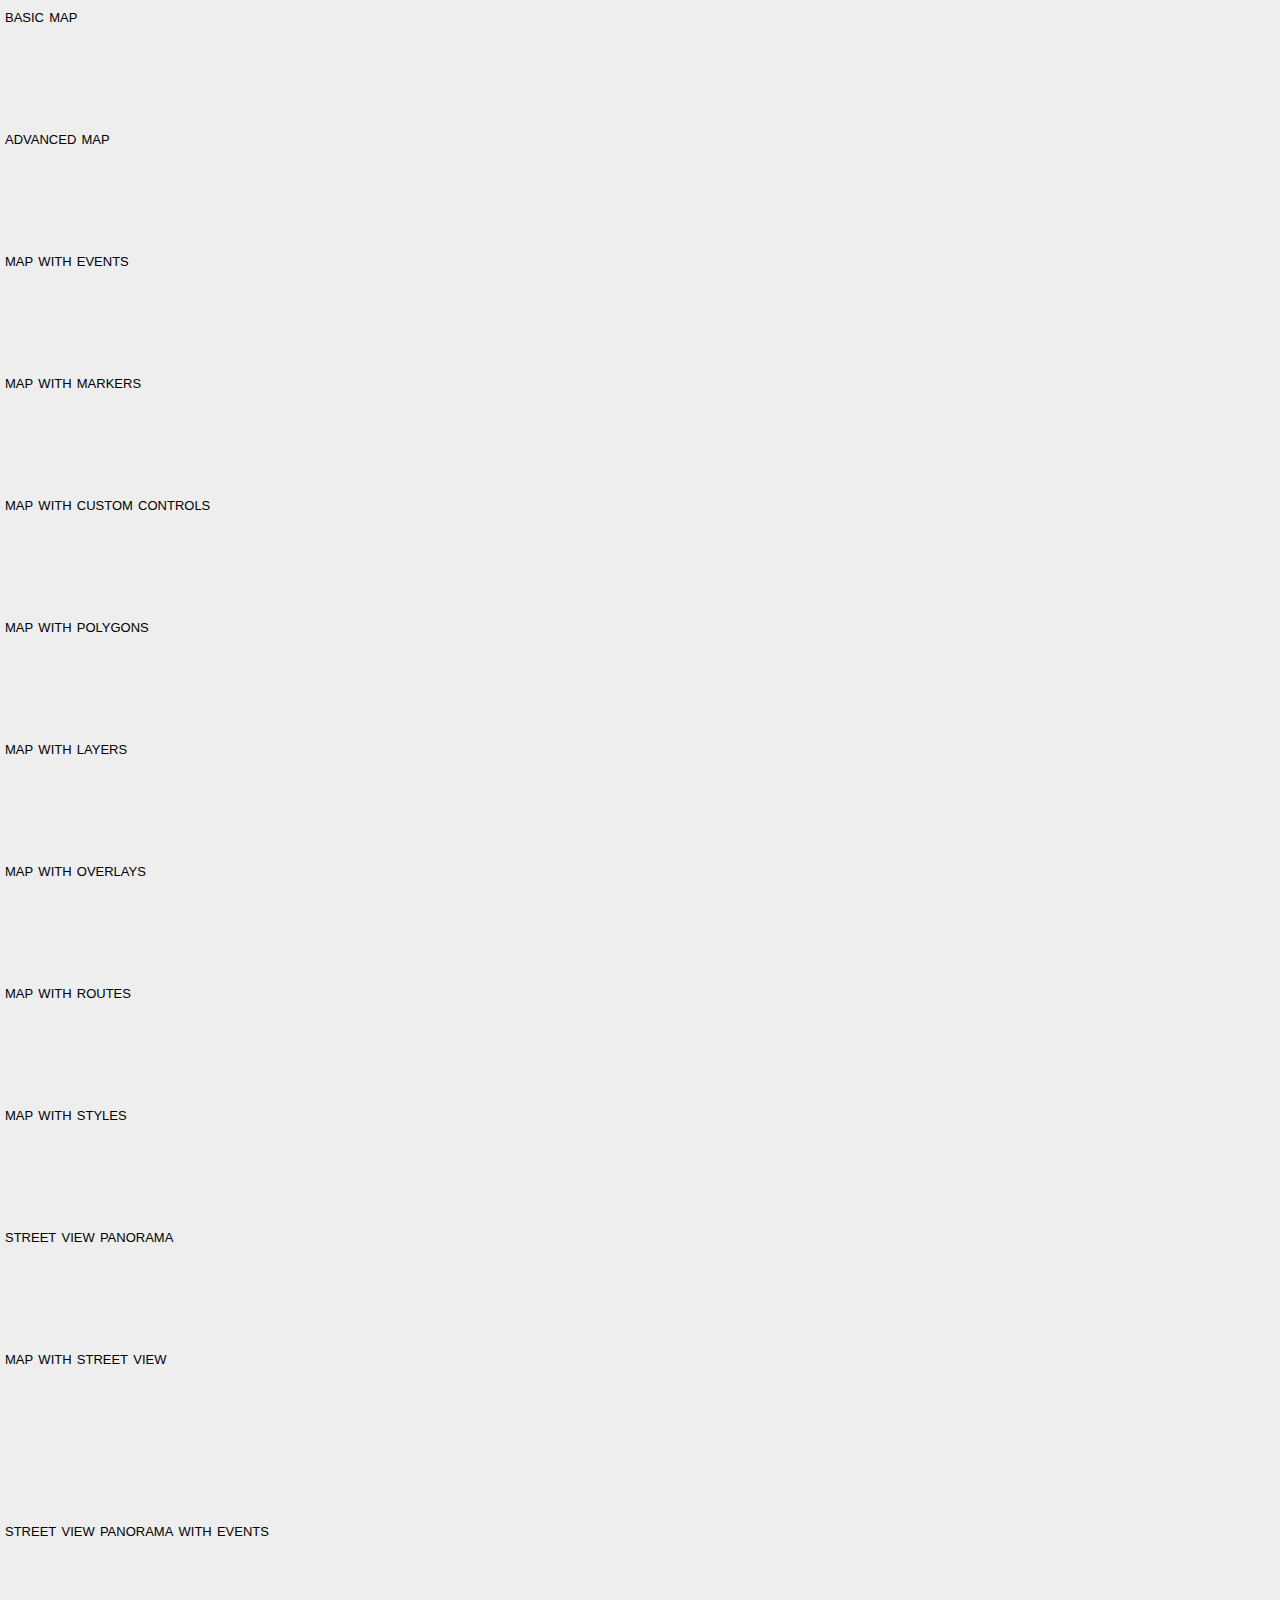
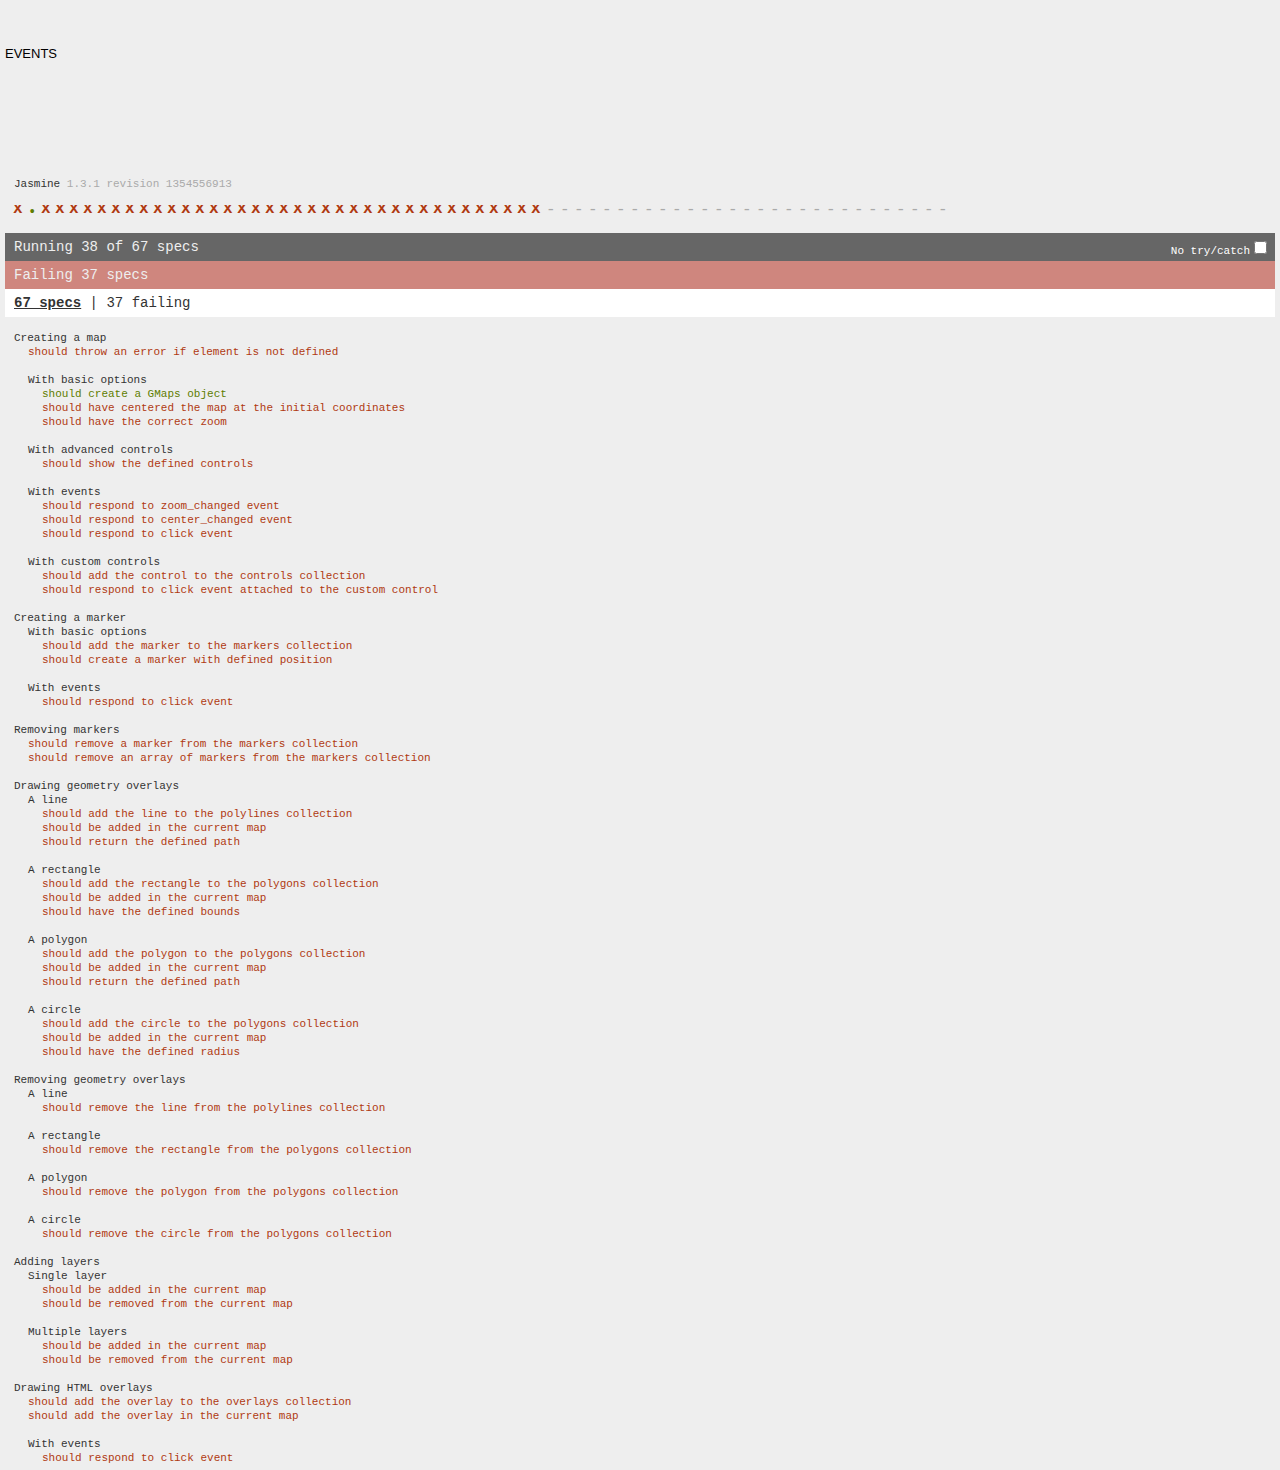
<file: lib/js/gmaps/test/index.html>
<!DOCTYPE html>
<html>
<head>
  <title>gmaps.js test</title>
  <link rel="stylesheet" type="text/css" href="lib/jasmine.css" />
  <link rel="stylesheet" href="style.css" />
  <script type="text/javascript" src="lib/jasmine.js"></script>
  <script type="text/javascript" src="lib/jasmine-html.js"></script>

  <script type="text/javascript" src="http://maps.google.com/maps/api/js?sensor=true"></script>
  <script type="text/javascript" src="../gmaps.js"></script>

  <script type="text/javascript" src="spec/MapSpec.js"></script>
  <script type="text/javascript" src="spec/MarkerSpec.js"></script>
  <script type="text/javascript" src="spec/GeometrySpec.js"></script>
  <script type="text/javascript" src="spec/LayerSpec.js"></script>
  <script type="text/javascript" src="spec/OverlaySpec.js"></script>
  <script type="text/javascript" src="spec/RouteSpec.js"></script>
  <script type="text/javascript" src="spec/StyleSpec.js"></script>
  <script type="text/javascript" src="spec/StreetViewSpec.js"></script>
  <script type="text/javascript" src="spec/EventSpec.js"></script>
  <script type="text/javascript" src="spec/ControlSpec.js"></script>

  <script type="text/javascript">
    (function() {
      var jasmineEnv = jasmine.getEnv();
      jasmineEnv.updateInterval = 1000;

      var htmlReporter = new jasmine.HtmlReporter();

      jasmineEnv.addReporter(htmlReporter);

      jasmineEnv.specFilter = function(spec) {
        return htmlReporter.specFilter(spec);
      };

      var currentWindowOnload = window.onload;

      window.onload = function() {
        if (currentWindowOnload) {
          currentWindowOnload();
        }

        execJasmine();
      };

      function execJasmine() {
        jasmineEnv.execute();
      }

    })();
  </script>
</head>
<body>
  <h3>Basic map</h3>
  <div class="map" id="basic-map"></div>
  <h3>Advanced map</h3>
  <div class="map" id="advanced-map"></div>
  <h3>Map with events</h3>
  <div class="map" id="map-with-events"></div>
  <h3>Map with markers</h3>
  <div class="map" id="map-with-markers"></div>
  <h3>Map with custom controls</h3>
  <div class="map" id="map-with-custom-controls"></div>
  <h3>Map with polygons</h3>
  <div class="map" id="map-with-polygons"></div>
  <h3>Map with layers</h3>
  <div class="map" id="map-with-layers"></div>
  <h3>Map with overlays</h3>
  <div class="map" id="map-with-overlays"></div>
  <h3>Map with routes</h3>
  <div class="map" id="map-with-routes"></div>
  <h3>Map with styles</h3>
  <div class="map" id="map-with-styles"></div>
  <h3>Street View Panorama</h3>
  <div class="panorama" id="streetview-standalone-panorama"></div>
  <h3>Map with Street View</h3>
  <div class="with-columns">
    <div class="map" id="map-with-streetview"></div>
    <div class="panorama" id="streetview-panorama"></div>
  </div>
  <h3>Street View Panorama with events</h3>
  <div class="panorama" id="streetview-with-events"></div>
  <h3>Events</h3>
  <div class="map" id="events"></div>
</body>
</html>
</file>
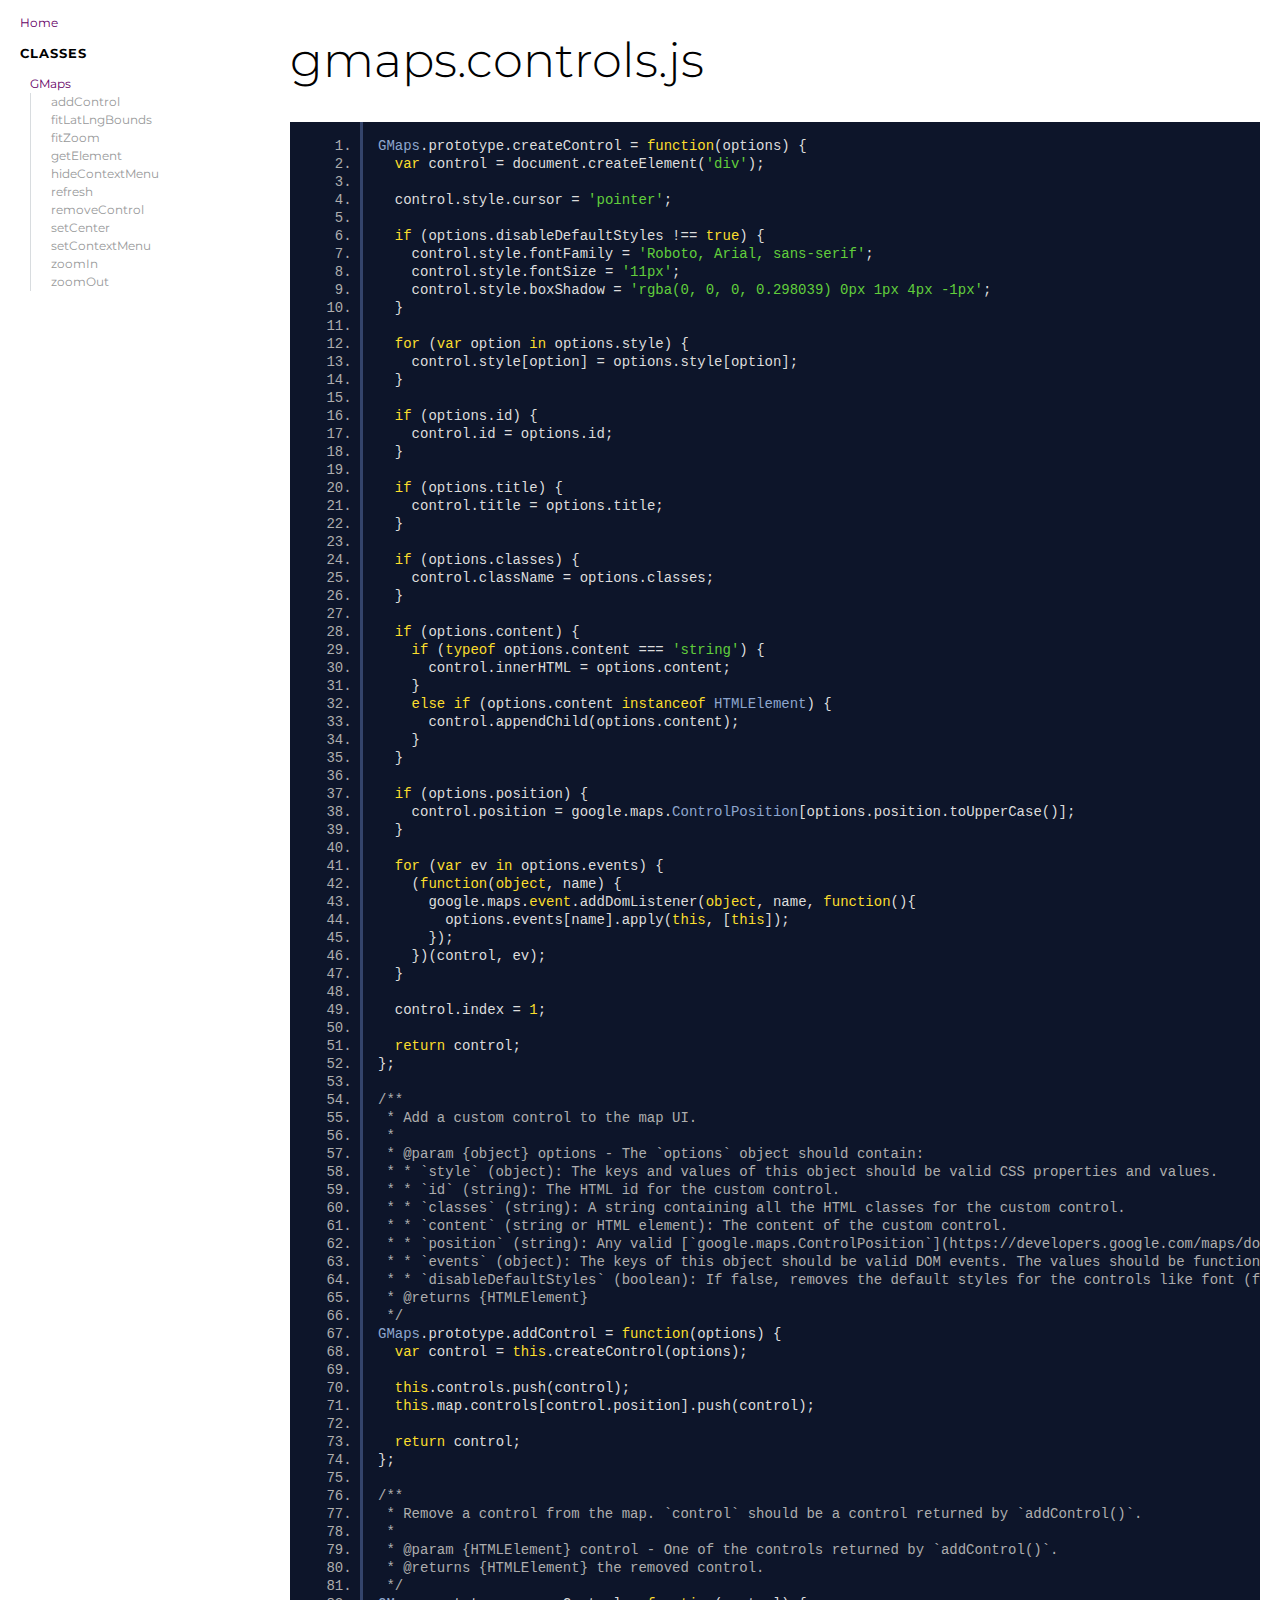
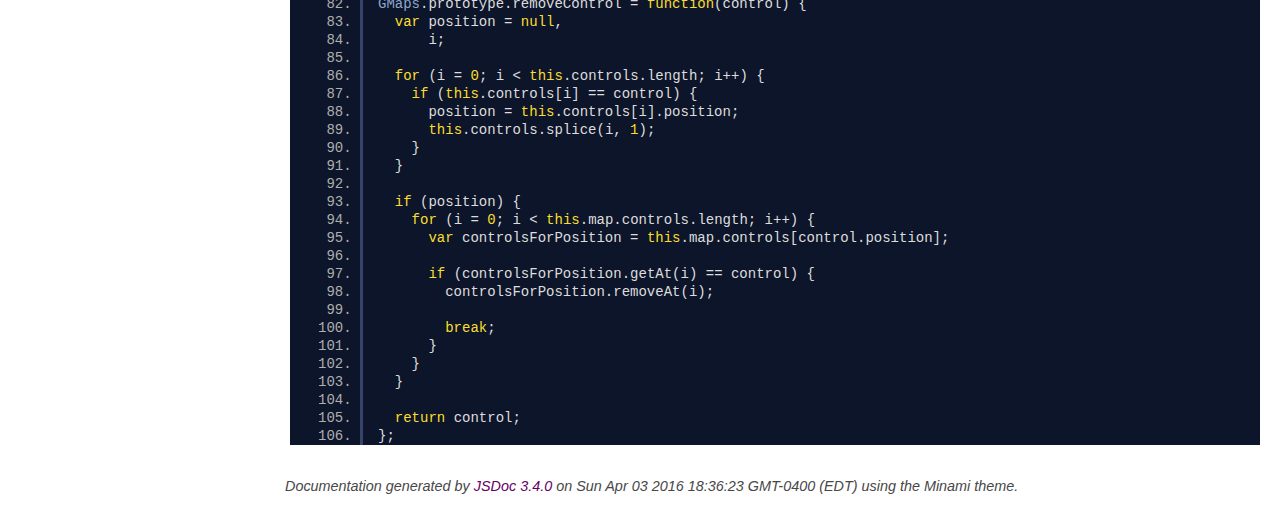
<file: lib/js/gmaps/docs/gmaps.controls.js.html>
<!DOCTYPE html>
<html lang="en">
<head>
    <meta charset="utf-8">
    <title>gmaps.controls.js - Documentation</title>

    <script src="scripts/prettify/prettify.js"></script>
    <script src="scripts/prettify/lang-css.js"></script>
    <!--[if lt IE 9]>
      <script src="//html5shiv.googlecode.com/svn/trunk/html5.js"></script>
    <![endif]-->
    <link type="text/css" rel="stylesheet" href="https://code.ionicframework.com/ionicons/2.0.1/css/ionicons.min.css">
    <link type="text/css" rel="stylesheet" href="styles/prettify.css">
    <link type="text/css" rel="stylesheet" href="styles/jsdoc.css">
</head>
<body>

<input type="checkbox" id="nav-trigger" class="nav-trigger" />
<label for="nav-trigger" class="navicon-button x">
  <div class="navicon"></div>
</label>

<label for="nav-trigger" class="overlay"></label>

<nav>
    <h2><a href="index.html">Home</a></h2><h3>Classes</h3><ul><li><a href="GMaps.html">GMaps</a><ul class='methods'><li data-type='method'><a href="GMaps.html#addControl">addControl</a></li><li data-type='method'><a href="GMaps.html#fitLatLngBounds">fitLatLngBounds</a></li><li data-type='method'><a href="GMaps.html#fitZoom">fitZoom</a></li><li data-type='method'><a href="GMaps.html#getElement">getElement</a></li><li data-type='method'><a href="GMaps.html#hideContextMenu">hideContextMenu</a></li><li data-type='method'><a href="GMaps.html#refresh">refresh</a></li><li data-type='method'><a href="GMaps.html#removeControl">removeControl</a></li><li data-type='method'><a href="GMaps.html#setCenter">setCenter</a></li><li data-type='method'><a href="GMaps.html#setContextMenu">setContextMenu</a></li><li data-type='method'><a href="GMaps.html#zoomIn">zoomIn</a></li><li data-type='method'><a href="GMaps.html#zoomOut">zoomOut</a></li></ul></li></ul>
</nav>

<div id="main">
    
    <h1 class="page-title">gmaps.controls.js</h1>
    

    



    
    <section>
        <article>
            <pre class="prettyprint source linenums"><code>GMaps.prototype.createControl = function(options) {
  var control = document.createElement('div');

  control.style.cursor = 'pointer';

  if (options.disableDefaultStyles !== true) {
    control.style.fontFamily = 'Roboto, Arial, sans-serif';
    control.style.fontSize = '11px';
    control.style.boxShadow = 'rgba(0, 0, 0, 0.298039) 0px 1px 4px -1px';
  }

  for (var option in options.style) {
    control.style[option] = options.style[option];
  }

  if (options.id) {
    control.id = options.id;
  }

  if (options.title) {
    control.title = options.title;
  }

  if (options.classes) {
    control.className = options.classes;
  }

  if (options.content) {
    if (typeof options.content === 'string') {
      control.innerHTML = options.content;
    }
    else if (options.content instanceof HTMLElement) {
      control.appendChild(options.content);
    }
  }

  if (options.position) {
    control.position = google.maps.ControlPosition[options.position.toUpperCase()];
  }

  for (var ev in options.events) {
    (function(object, name) {
      google.maps.event.addDomListener(object, name, function(){
        options.events[name].apply(this, [this]);
      });
    })(control, ev);
  }

  control.index = 1;

  return control;
};

/**
 * Add a custom control to the map UI.
 *
 * @param {object} options - The `options` object should contain:
 * * `style` (object): The keys and values of this object should be valid CSS properties and values.
 * * `id` (string): The HTML id for the custom control.
 * * `classes` (string): A string containing all the HTML classes for the custom control.
 * * `content` (string or HTML element): The content of the custom control.
 * * `position` (string): Any valid [`google.maps.ControlPosition`](https://developers.google.com/maps/documentation/javascript/controls#ControlPositioning) value, in lower or upper case.
 * * `events` (object): The keys of this object should be valid DOM events. The values should be functions.
 * * `disableDefaultStyles` (boolean): If false, removes the default styles for the controls like font (family and size), and box shadow.
 * @returns {HTMLElement}
 */
GMaps.prototype.addControl = function(options) {
  var control = this.createControl(options);

  this.controls.push(control);
  this.map.controls[control.position].push(control);

  return control;
};

/**
 * Remove a control from the map. `control` should be a control returned by `addControl()`.
 *
 * @param {HTMLElement} control - One of the controls returned by `addControl()`.
 * @returns {HTMLElement} the removed control.
 */
GMaps.prototype.removeControl = function(control) {
  var position = null,
      i;

  for (i = 0; i &lt; this.controls.length; i++) {
    if (this.controls[i] == control) {
      position = this.controls[i].position;
      this.controls.splice(i, 1);
    }
  }

  if (position) {
    for (i = 0; i &lt; this.map.controls.length; i++) {
      var controlsForPosition = this.map.controls[control.position];

      if (controlsForPosition.getAt(i) == control) {
        controlsForPosition.removeAt(i);

        break;
      }
    }
  }

  return control;
};
</code></pre>
        </article>
    </section>




</div>

<br class="clear">

<footer>
    Documentation generated by <a href="https://github.com/jsdoc3/jsdoc">JSDoc 3.4.0</a> on Sun Apr 03 2016 18:36:23 GMT-0400 (EDT) using the Minami theme.
</footer>

<script>prettyPrint();</script>
<script src="scripts/linenumber.js"></script>
</body>
</html>
</file>
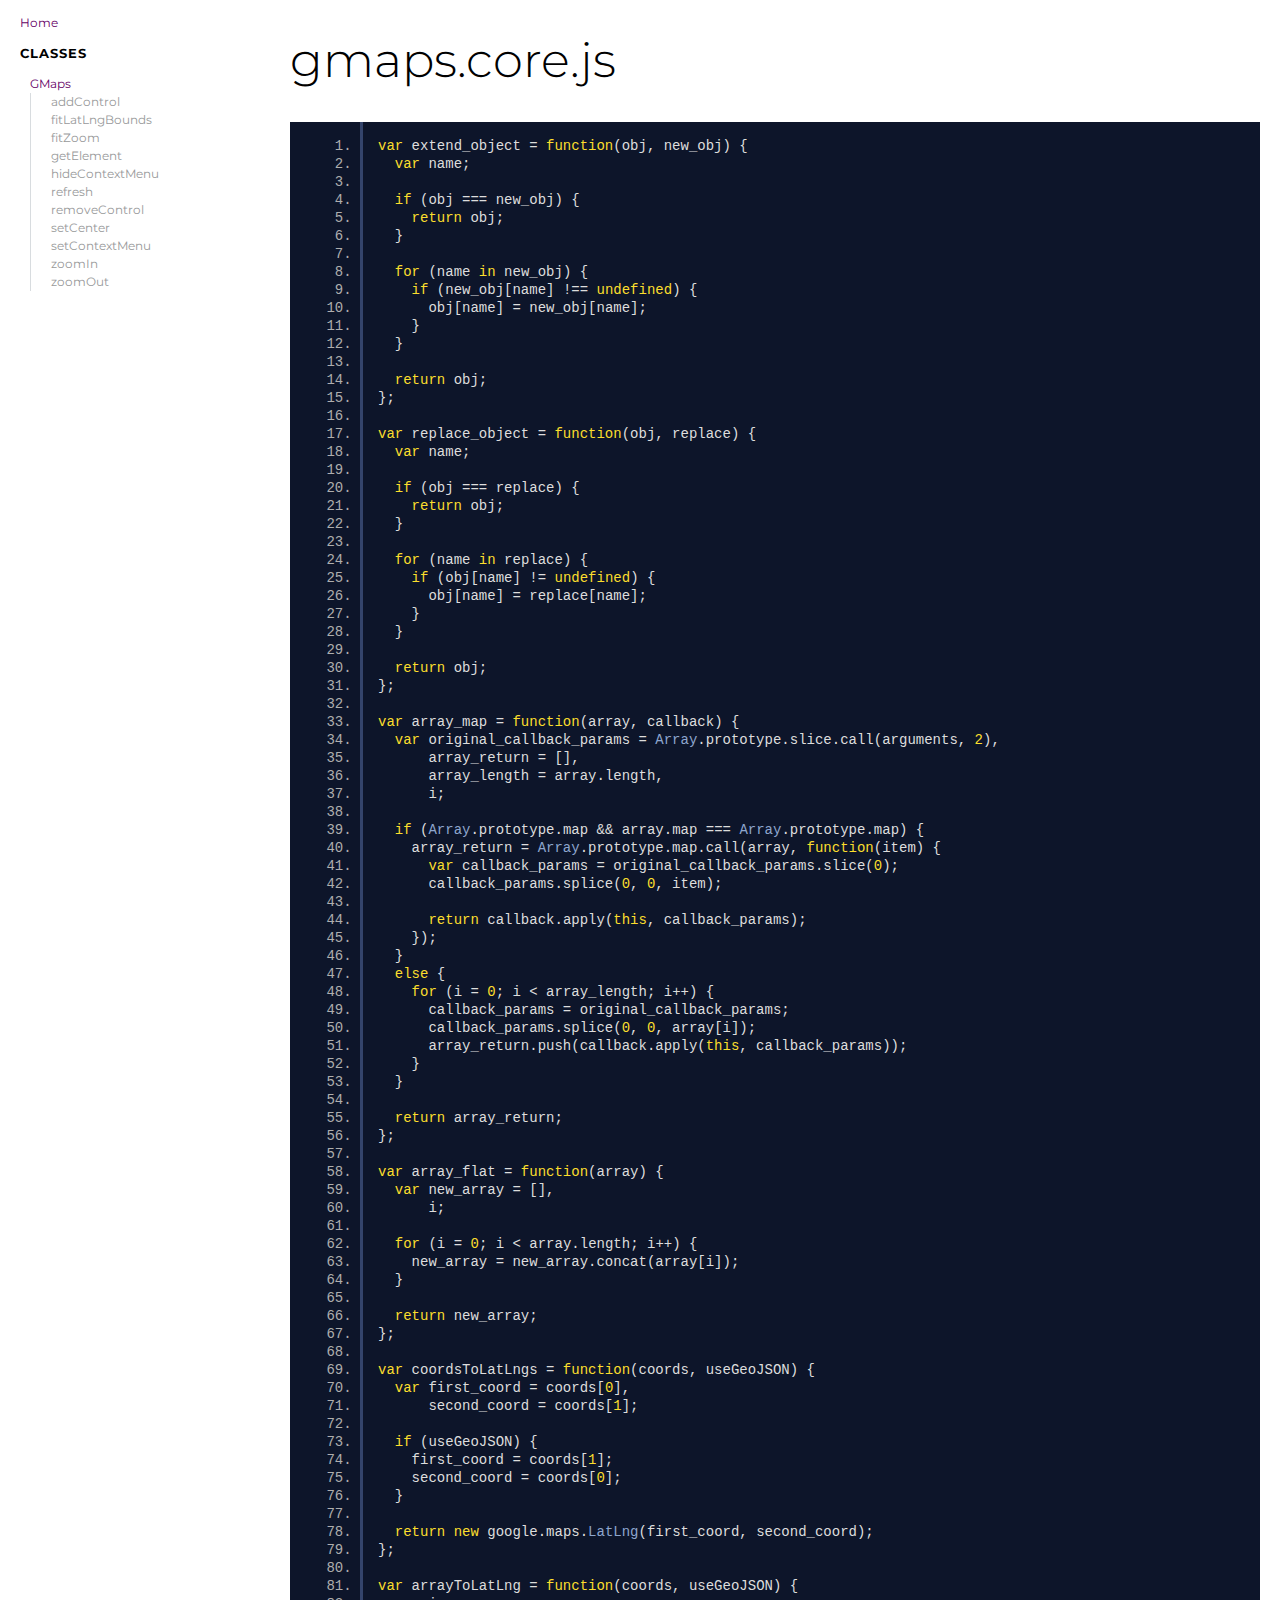
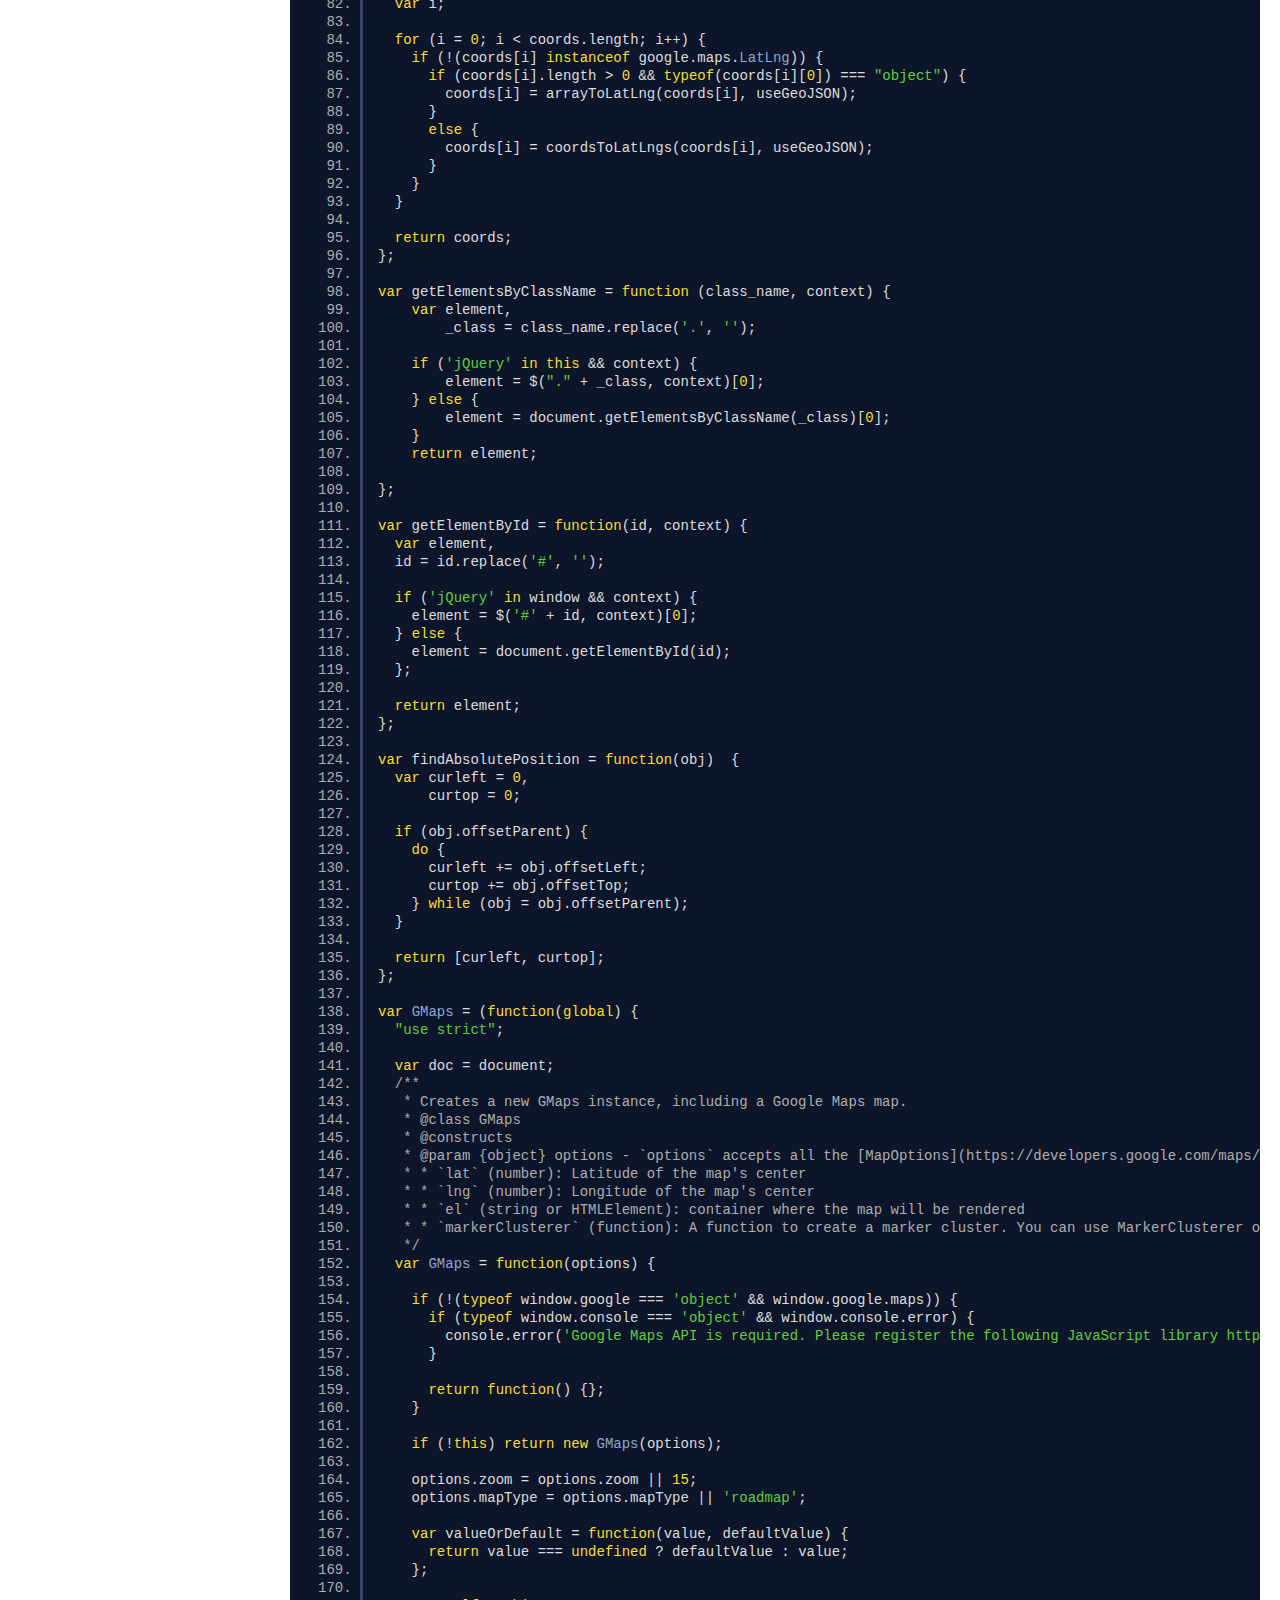
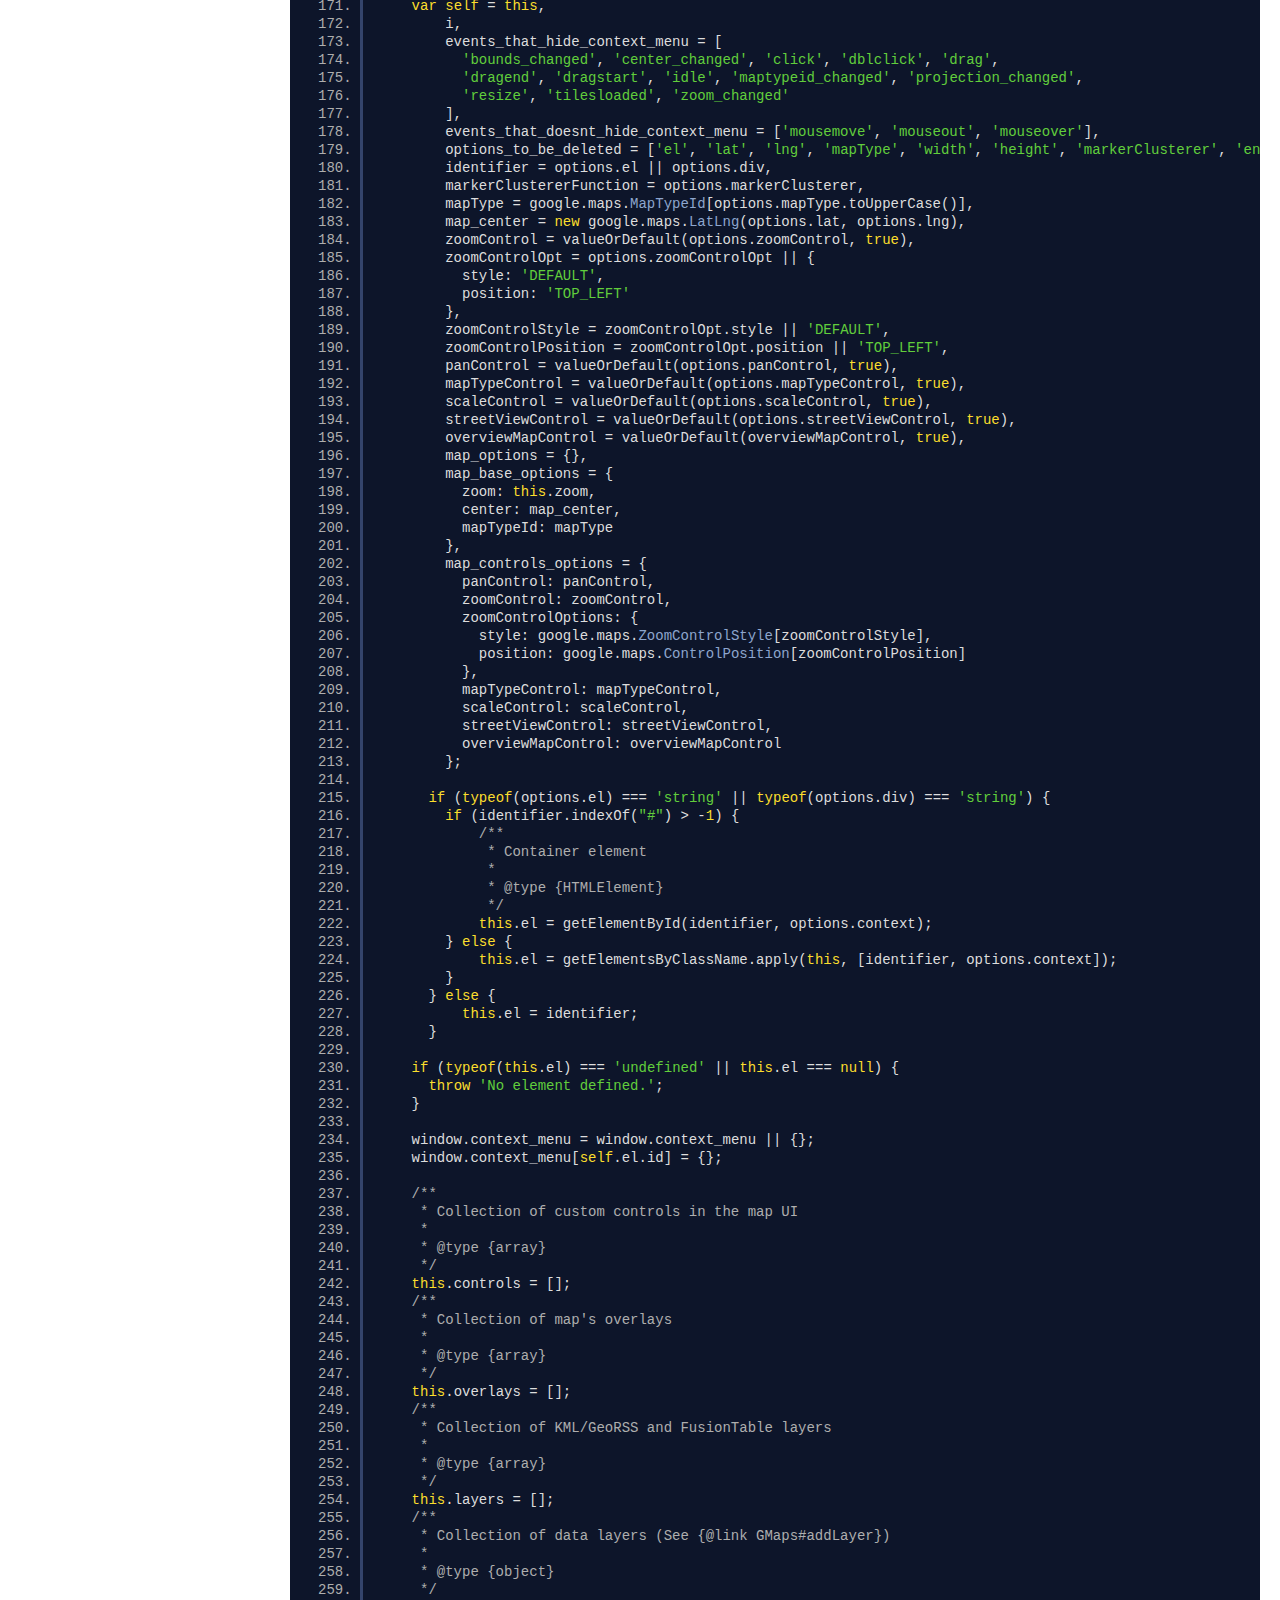
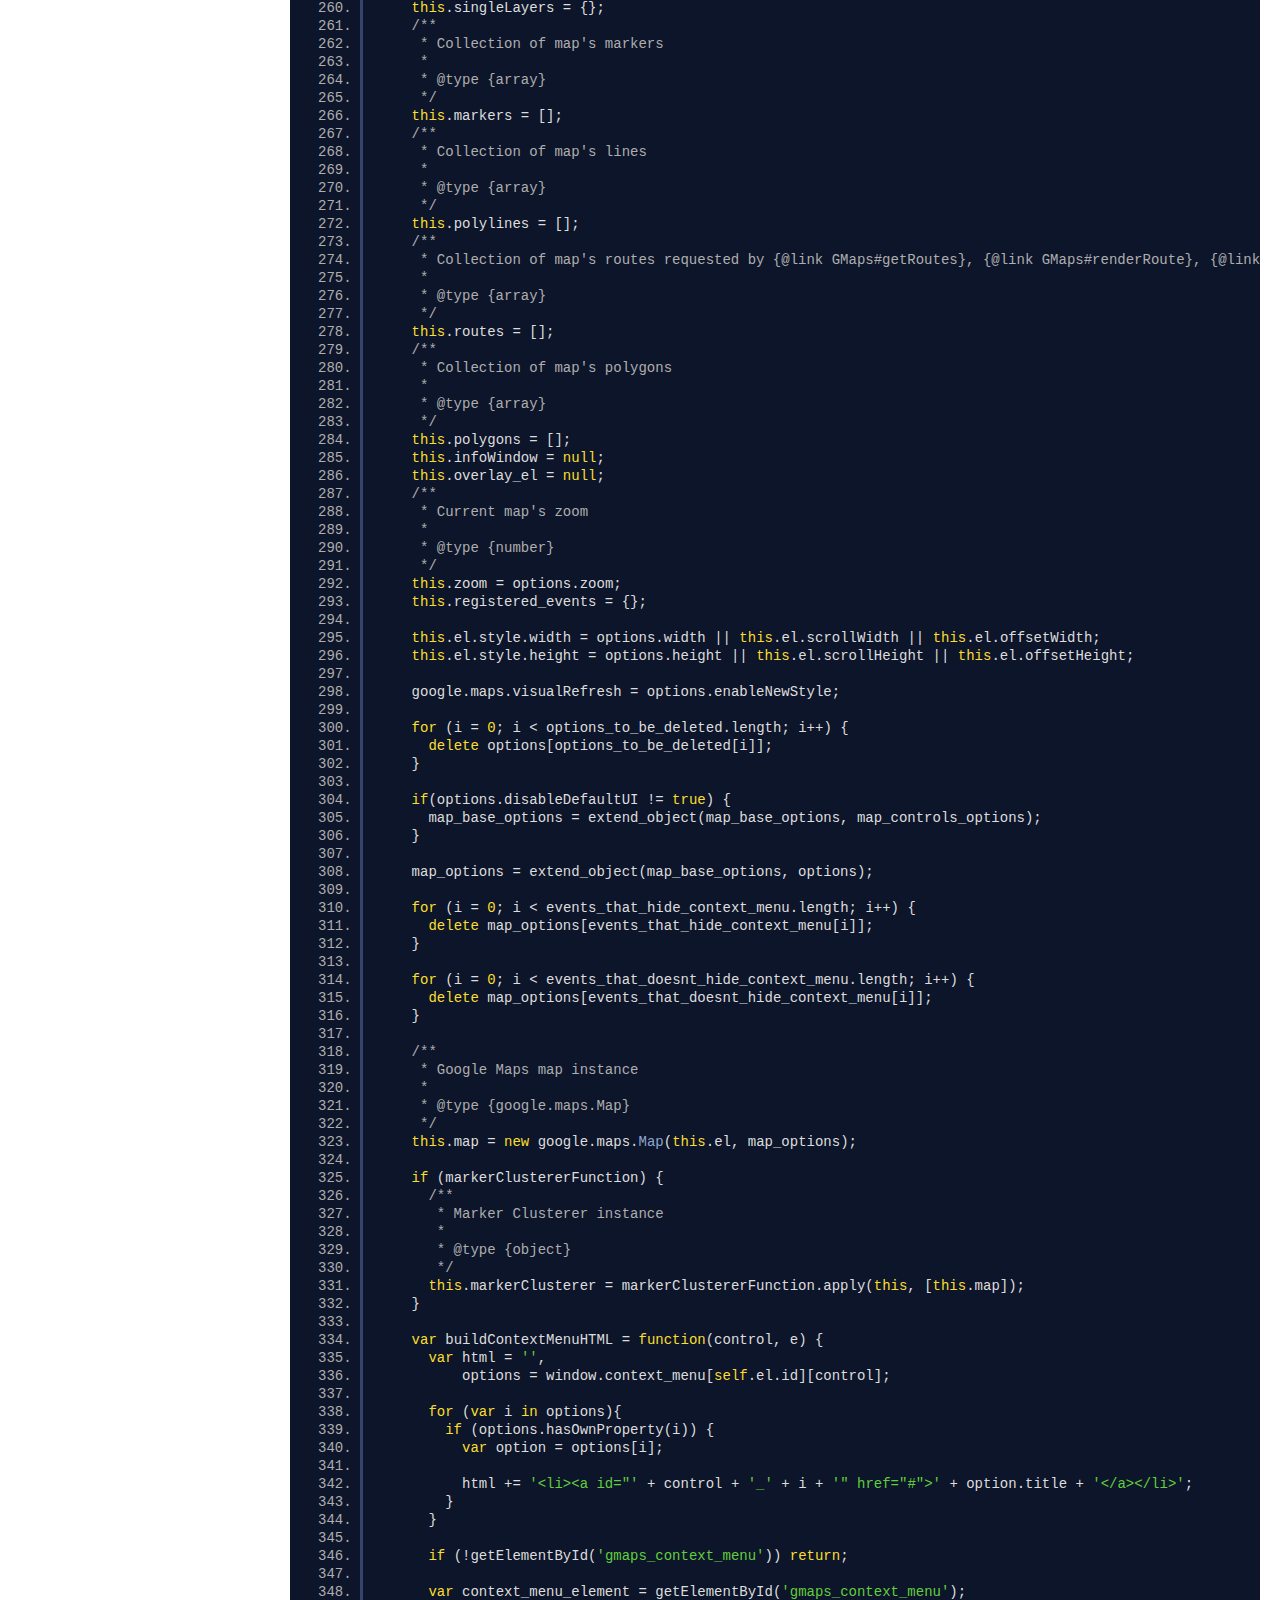
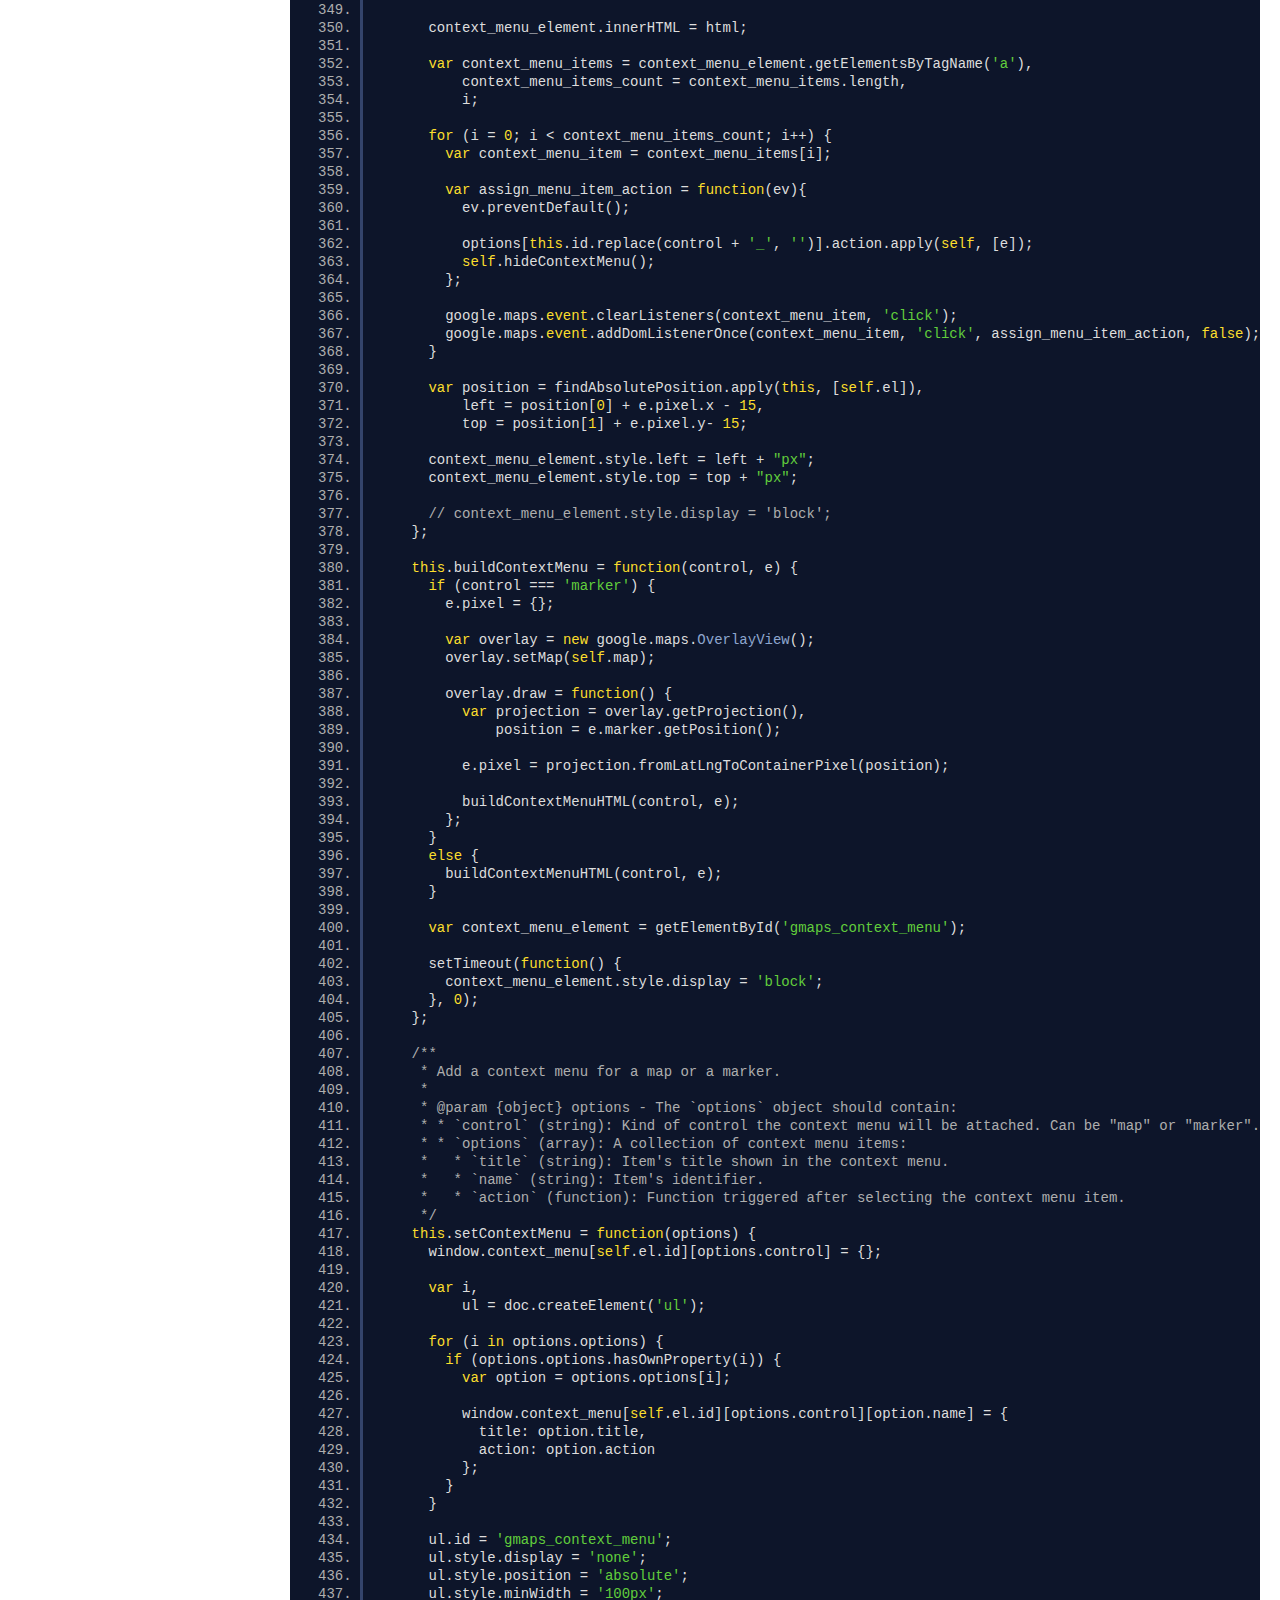
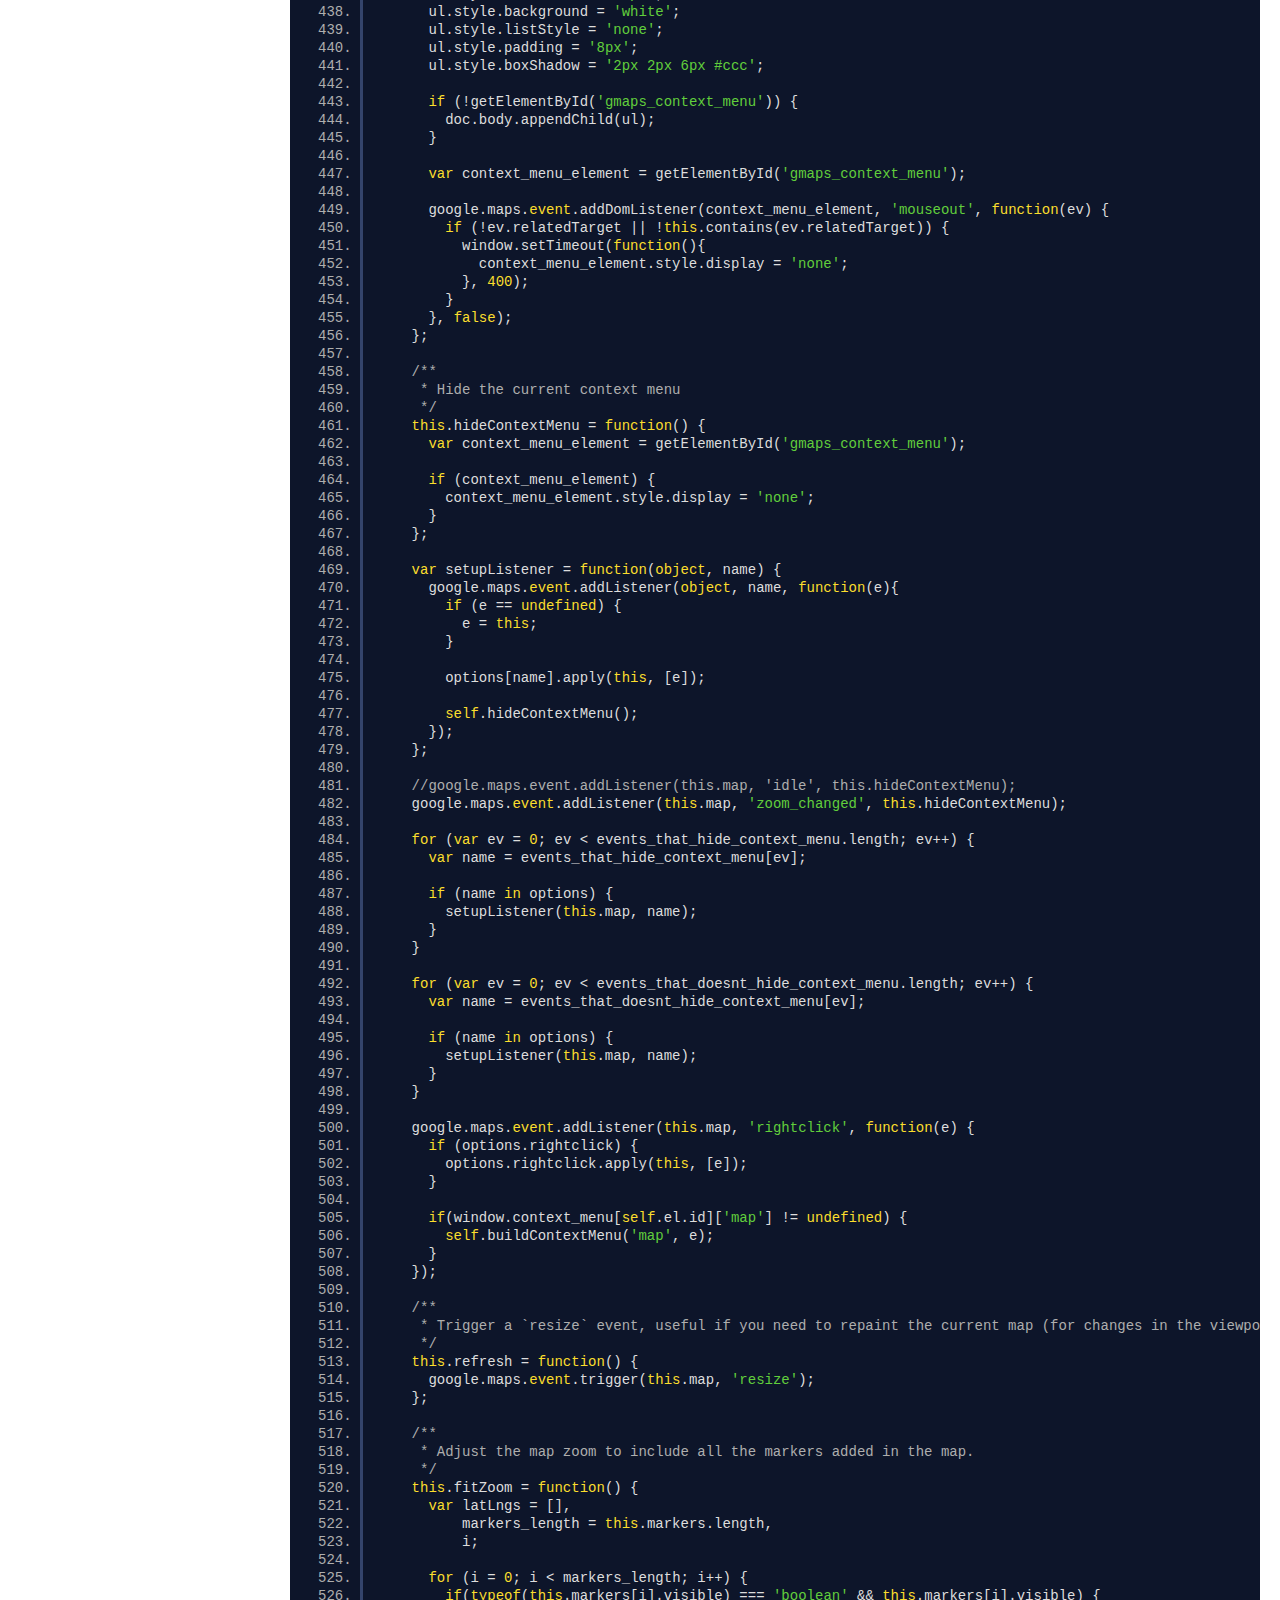
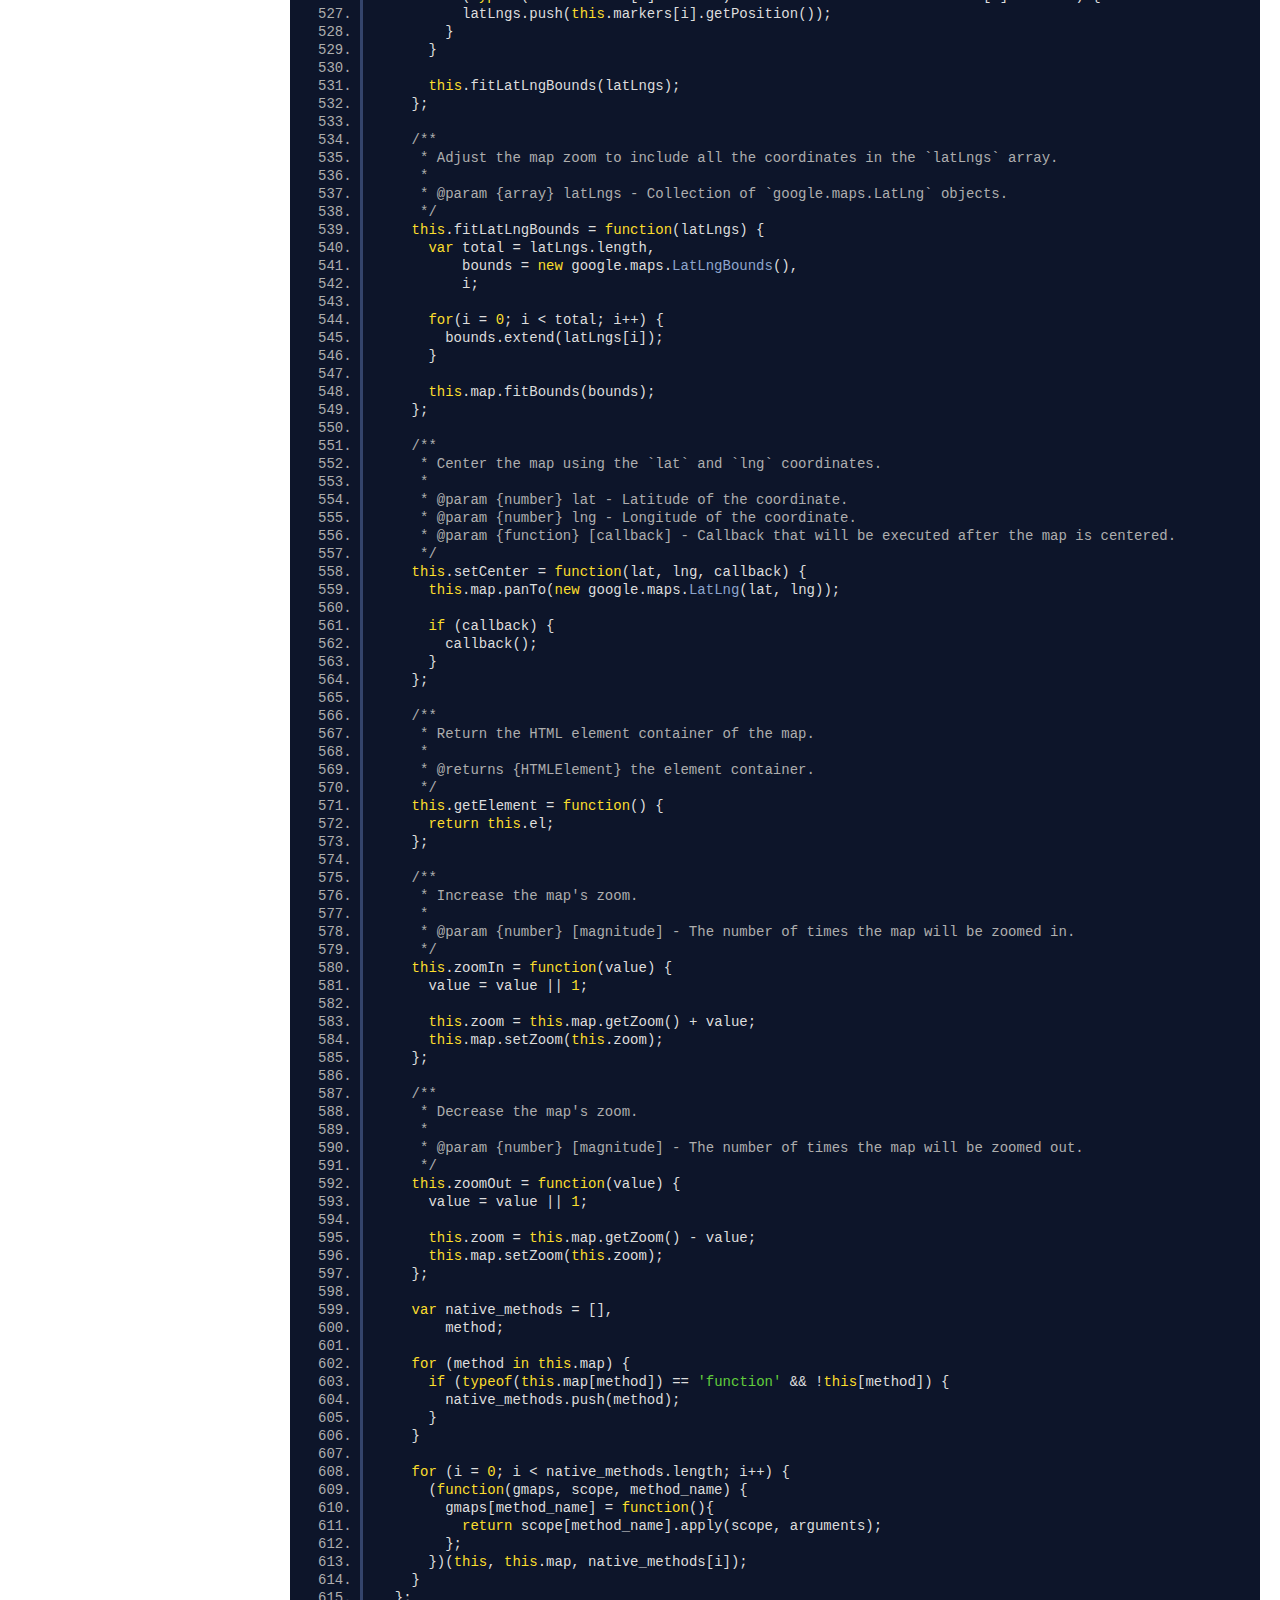
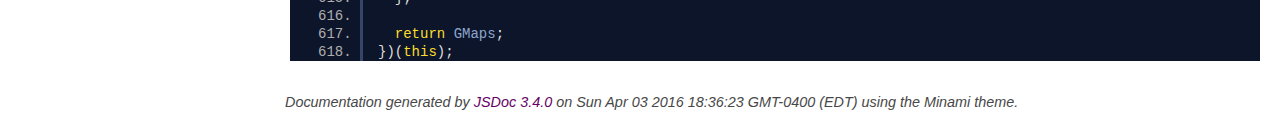
<file: lib/js/gmaps/docs/gmaps.core.js.html>
<!DOCTYPE html>
<html lang="en">
<head>
    <meta charset="utf-8">
    <title>gmaps.core.js - Documentation</title>

    <script src="scripts/prettify/prettify.js"></script>
    <script src="scripts/prettify/lang-css.js"></script>
    <!--[if lt IE 9]>
      <script src="//html5shiv.googlecode.com/svn/trunk/html5.js"></script>
    <![endif]-->
    <link type="text/css" rel="stylesheet" href="https://code.ionicframework.com/ionicons/2.0.1/css/ionicons.min.css">
    <link type="text/css" rel="stylesheet" href="styles/prettify.css">
    <link type="text/css" rel="stylesheet" href="styles/jsdoc.css">
</head>
<body>

<input type="checkbox" id="nav-trigger" class="nav-trigger" />
<label for="nav-trigger" class="navicon-button x">
  <div class="navicon"></div>
</label>

<label for="nav-trigger" class="overlay"></label>

<nav>
    <h2><a href="index.html">Home</a></h2><h3>Classes</h3><ul><li><a href="GMaps.html">GMaps</a><ul class='methods'><li data-type='method'><a href="GMaps.html#addControl">addControl</a></li><li data-type='method'><a href="GMaps.html#fitLatLngBounds">fitLatLngBounds</a></li><li data-type='method'><a href="GMaps.html#fitZoom">fitZoom</a></li><li data-type='method'><a href="GMaps.html#getElement">getElement</a></li><li data-type='method'><a href="GMaps.html#hideContextMenu">hideContextMenu</a></li><li data-type='method'><a href="GMaps.html#refresh">refresh</a></li><li data-type='method'><a href="GMaps.html#removeControl">removeControl</a></li><li data-type='method'><a href="GMaps.html#setCenter">setCenter</a></li><li data-type='method'><a href="GMaps.html#setContextMenu">setContextMenu</a></li><li data-type='method'><a href="GMaps.html#zoomIn">zoomIn</a></li><li data-type='method'><a href="GMaps.html#zoomOut">zoomOut</a></li></ul></li></ul>
</nav>

<div id="main">
    
    <h1 class="page-title">gmaps.core.js</h1>
    

    



    
    <section>
        <article>
            <pre class="prettyprint source linenums"><code>var extend_object = function(obj, new_obj) {
  var name;

  if (obj === new_obj) {
    return obj;
  }

  for (name in new_obj) {
    if (new_obj[name] !== undefined) {
      obj[name] = new_obj[name];
    }
  }

  return obj;
};

var replace_object = function(obj, replace) {
  var name;

  if (obj === replace) {
    return obj;
  }

  for (name in replace) {
    if (obj[name] != undefined) {
      obj[name] = replace[name];
    }
  }

  return obj;
};

var array_map = function(array, callback) {
  var original_callback_params = Array.prototype.slice.call(arguments, 2),
      array_return = [],
      array_length = array.length,
      i;

  if (Array.prototype.map &amp;&amp; array.map === Array.prototype.map) {
    array_return = Array.prototype.map.call(array, function(item) {
      var callback_params = original_callback_params.slice(0);
      callback_params.splice(0, 0, item);

      return callback.apply(this, callback_params);
    });
  }
  else {
    for (i = 0; i &lt; array_length; i++) {
      callback_params = original_callback_params;
      callback_params.splice(0, 0, array[i]);
      array_return.push(callback.apply(this, callback_params));
    }
  }

  return array_return;
};

var array_flat = function(array) {
  var new_array = [],
      i;

  for (i = 0; i &lt; array.length; i++) {
    new_array = new_array.concat(array[i]);
  }

  return new_array;
};

var coordsToLatLngs = function(coords, useGeoJSON) {
  var first_coord = coords[0],
      second_coord = coords[1];

  if (useGeoJSON) {
    first_coord = coords[1];
    second_coord = coords[0];
  }

  return new google.maps.LatLng(first_coord, second_coord);
};

var arrayToLatLng = function(coords, useGeoJSON) {
  var i;

  for (i = 0; i &lt; coords.length; i++) {
    if (!(coords[i] instanceof google.maps.LatLng)) {
      if (coords[i].length > 0 &amp;&amp; typeof(coords[i][0]) === "object") {
        coords[i] = arrayToLatLng(coords[i], useGeoJSON);
      }
      else {
        coords[i] = coordsToLatLngs(coords[i], useGeoJSON);
      }
    }
  }

  return coords;
};

var getElementsByClassName = function (class_name, context) {
    var element,
        _class = class_name.replace('.', '');

    if ('jQuery' in this &amp;&amp; context) {
        element = $("." + _class, context)[0];
    } else {
        element = document.getElementsByClassName(_class)[0];
    }
    return element;

};

var getElementById = function(id, context) {
  var element,
  id = id.replace('#', '');

  if ('jQuery' in window &amp;&amp; context) {
    element = $('#' + id, context)[0];
  } else {
    element = document.getElementById(id);
  };

  return element;
};

var findAbsolutePosition = function(obj)  {
  var curleft = 0,
      curtop = 0;

  if (obj.offsetParent) {
    do {
      curleft += obj.offsetLeft;
      curtop += obj.offsetTop;
    } while (obj = obj.offsetParent);
  }

  return [curleft, curtop];
};

var GMaps = (function(global) {
  "use strict";

  var doc = document;
  /**
   * Creates a new GMaps instance, including a Google Maps map.
   * @class GMaps
   * @constructs
   * @param {object} options - `options` accepts all the [MapOptions](https://developers.google.com/maps/documentation/javascript/reference#MapOptions) and [events](https://developers.google.com/maps/documentation/javascript/reference#Map) listed in the Google Maps API. Also accepts:
   * * `lat` (number): Latitude of the map's center
   * * `lng` (number): Longitude of the map's center
   * * `el` (string or HTMLElement): container where the map will be rendered
   * * `markerClusterer` (function): A function to create a marker cluster. You can use MarkerClusterer or MarkerClustererPlus.
   */
  var GMaps = function(options) {

    if (!(typeof window.google === 'object' &amp;&amp; window.google.maps)) {
      if (typeof window.console === 'object' &amp;&amp; window.console.error) {
        console.error('Google Maps API is required. Please register the following JavaScript library https://maps.googleapis.com/maps/api/js.');
      }

      return function() {};
    }

    if (!this) return new GMaps(options);

    options.zoom = options.zoom || 15;
    options.mapType = options.mapType || 'roadmap';

    var valueOrDefault = function(value, defaultValue) {
      return value === undefined ? defaultValue : value;
    };

    var self = this,
        i,
        events_that_hide_context_menu = [
          'bounds_changed', 'center_changed', 'click', 'dblclick', 'drag',
          'dragend', 'dragstart', 'idle', 'maptypeid_changed', 'projection_changed',
          'resize', 'tilesloaded', 'zoom_changed'
        ],
        events_that_doesnt_hide_context_menu = ['mousemove', 'mouseout', 'mouseover'],
        options_to_be_deleted = ['el', 'lat', 'lng', 'mapType', 'width', 'height', 'markerClusterer', 'enableNewStyle'],
        identifier = options.el || options.div,
        markerClustererFunction = options.markerClusterer,
        mapType = google.maps.MapTypeId[options.mapType.toUpperCase()],
        map_center = new google.maps.LatLng(options.lat, options.lng),
        zoomControl = valueOrDefault(options.zoomControl, true),
        zoomControlOpt = options.zoomControlOpt || {
          style: 'DEFAULT',
          position: 'TOP_LEFT'
        },
        zoomControlStyle = zoomControlOpt.style || 'DEFAULT',
        zoomControlPosition = zoomControlOpt.position || 'TOP_LEFT',
        panControl = valueOrDefault(options.panControl, true),
        mapTypeControl = valueOrDefault(options.mapTypeControl, true),
        scaleControl = valueOrDefault(options.scaleControl, true),
        streetViewControl = valueOrDefault(options.streetViewControl, true),
        overviewMapControl = valueOrDefault(overviewMapControl, true),
        map_options = {},
        map_base_options = {
          zoom: this.zoom,
          center: map_center,
          mapTypeId: mapType
        },
        map_controls_options = {
          panControl: panControl,
          zoomControl: zoomControl,
          zoomControlOptions: {
            style: google.maps.ZoomControlStyle[zoomControlStyle],
            position: google.maps.ControlPosition[zoomControlPosition]
          },
          mapTypeControl: mapTypeControl,
          scaleControl: scaleControl,
          streetViewControl: streetViewControl,
          overviewMapControl: overviewMapControl
        };

      if (typeof(options.el) === 'string' || typeof(options.div) === 'string') {
        if (identifier.indexOf("#") > -1) {
            /**
             * Container element
             *
             * @type {HTMLElement}
             */
            this.el = getElementById(identifier, options.context);
        } else {
            this.el = getElementsByClassName.apply(this, [identifier, options.context]);
        }
      } else {
          this.el = identifier;
      }

    if (typeof(this.el) === 'undefined' || this.el === null) {
      throw 'No element defined.';
    }

    window.context_menu = window.context_menu || {};
    window.context_menu[self.el.id] = {};

    /**
     * Collection of custom controls in the map UI
     *
     * @type {array}
     */
    this.controls = [];
    /**
     * Collection of map's overlays
     *
     * @type {array}
     */
    this.overlays = [];
    /**
     * Collection of KML/GeoRSS and FusionTable layers
     *
     * @type {array}
     */
    this.layers = [];
    /**
     * Collection of data layers (See {@link GMaps#addLayer})
     *
     * @type {object}
     */
    this.singleLayers = {};
    /**
     * Collection of map's markers
     *
     * @type {array}
     */
    this.markers = [];
    /**
     * Collection of map's lines
     *
     * @type {array}
     */
    this.polylines = [];
    /**
     * Collection of map's routes requested by {@link GMaps#getRoutes}, {@link GMaps#renderRoute}, {@link GMaps#drawRoute}, {@link GMaps#travelRoute} or {@link GMaps#drawSteppedRoute}
     *
     * @type {array}
     */
    this.routes = [];
    /**
     * Collection of map's polygons
     *
     * @type {array}
     */
    this.polygons = [];
    this.infoWindow = null;
    this.overlay_el = null;
    /**
     * Current map's zoom
     *
     * @type {number}
     */
    this.zoom = options.zoom;
    this.registered_events = {};

    this.el.style.width = options.width || this.el.scrollWidth || this.el.offsetWidth;
    this.el.style.height = options.height || this.el.scrollHeight || this.el.offsetHeight;

    google.maps.visualRefresh = options.enableNewStyle;

    for (i = 0; i &lt; options_to_be_deleted.length; i++) {
      delete options[options_to_be_deleted[i]];
    }

    if(options.disableDefaultUI != true) {
      map_base_options = extend_object(map_base_options, map_controls_options);
    }

    map_options = extend_object(map_base_options, options);

    for (i = 0; i &lt; events_that_hide_context_menu.length; i++) {
      delete map_options[events_that_hide_context_menu[i]];
    }

    for (i = 0; i &lt; events_that_doesnt_hide_context_menu.length; i++) {
      delete map_options[events_that_doesnt_hide_context_menu[i]];
    }

    /**
     * Google Maps map instance
     *
     * @type {google.maps.Map}
     */
    this.map = new google.maps.Map(this.el, map_options);

    if (markerClustererFunction) {
      /**
       * Marker Clusterer instance
       *
       * @type {object}
       */
      this.markerClusterer = markerClustererFunction.apply(this, [this.map]);
    }

    var buildContextMenuHTML = function(control, e) {
      var html = '',
          options = window.context_menu[self.el.id][control];

      for (var i in options){
        if (options.hasOwnProperty(i)) {
          var option = options[i];

          html += '&lt;li>&lt;a id="' + control + '_' + i + '" href="#">' + option.title + '&lt;/a>&lt;/li>';
        }
      }

      if (!getElementById('gmaps_context_menu')) return;

      var context_menu_element = getElementById('gmaps_context_menu');

      context_menu_element.innerHTML = html;

      var context_menu_items = context_menu_element.getElementsByTagName('a'),
          context_menu_items_count = context_menu_items.length,
          i;

      for (i = 0; i &lt; context_menu_items_count; i++) {
        var context_menu_item = context_menu_items[i];

        var assign_menu_item_action = function(ev){
          ev.preventDefault();

          options[this.id.replace(control + '_', '')].action.apply(self, [e]);
          self.hideContextMenu();
        };

        google.maps.event.clearListeners(context_menu_item, 'click');
        google.maps.event.addDomListenerOnce(context_menu_item, 'click', assign_menu_item_action, false);
      }

      var position = findAbsolutePosition.apply(this, [self.el]),
          left = position[0] + e.pixel.x - 15,
          top = position[1] + e.pixel.y- 15;

      context_menu_element.style.left = left + "px";
      context_menu_element.style.top = top + "px";

      // context_menu_element.style.display = 'block';
    };

    this.buildContextMenu = function(control, e) {
      if (control === 'marker') {
        e.pixel = {};

        var overlay = new google.maps.OverlayView();
        overlay.setMap(self.map);

        overlay.draw = function() {
          var projection = overlay.getProjection(),
              position = e.marker.getPosition();

          e.pixel = projection.fromLatLngToContainerPixel(position);

          buildContextMenuHTML(control, e);
        };
      }
      else {
        buildContextMenuHTML(control, e);
      }

      var context_menu_element = getElementById('gmaps_context_menu');

      setTimeout(function() {
        context_menu_element.style.display = 'block';
      }, 0);
    };

    /**
     * Add a context menu for a map or a marker.
     *
     * @param {object} options - The `options` object should contain:
     * * `control` (string): Kind of control the context menu will be attached. Can be "map" or "marker".
     * * `options` (array): A collection of context menu items:
     *   * `title` (string): Item's title shown in the context menu.
     *   * `name` (string): Item's identifier.
     *   * `action` (function): Function triggered after selecting the context menu item.
     */
    this.setContextMenu = function(options) {
      window.context_menu[self.el.id][options.control] = {};

      var i,
          ul = doc.createElement('ul');

      for (i in options.options) {
        if (options.options.hasOwnProperty(i)) {
          var option = options.options[i];

          window.context_menu[self.el.id][options.control][option.name] = {
            title: option.title,
            action: option.action
          };
        }
      }

      ul.id = 'gmaps_context_menu';
      ul.style.display = 'none';
      ul.style.position = 'absolute';
      ul.style.minWidth = '100px';
      ul.style.background = 'white';
      ul.style.listStyle = 'none';
      ul.style.padding = '8px';
      ul.style.boxShadow = '2px 2px 6px #ccc';

      if (!getElementById('gmaps_context_menu')) {
        doc.body.appendChild(ul);
      }

      var context_menu_element = getElementById('gmaps_context_menu');

      google.maps.event.addDomListener(context_menu_element, 'mouseout', function(ev) {
        if (!ev.relatedTarget || !this.contains(ev.relatedTarget)) {
          window.setTimeout(function(){
            context_menu_element.style.display = 'none';
          }, 400);
        }
      }, false);
    };

    /**
     * Hide the current context menu
     */
    this.hideContextMenu = function() {
      var context_menu_element = getElementById('gmaps_context_menu');

      if (context_menu_element) {
        context_menu_element.style.display = 'none';
      }
    };

    var setupListener = function(object, name) {
      google.maps.event.addListener(object, name, function(e){
        if (e == undefined) {
          e = this;
        }

        options[name].apply(this, [e]);

        self.hideContextMenu();
      });
    };

    //google.maps.event.addListener(this.map, 'idle', this.hideContextMenu);
    google.maps.event.addListener(this.map, 'zoom_changed', this.hideContextMenu);

    for (var ev = 0; ev &lt; events_that_hide_context_menu.length; ev++) {
      var name = events_that_hide_context_menu[ev];

      if (name in options) {
        setupListener(this.map, name);
      }
    }

    for (var ev = 0; ev &lt; events_that_doesnt_hide_context_menu.length; ev++) {
      var name = events_that_doesnt_hide_context_menu[ev];

      if (name in options) {
        setupListener(this.map, name);
      }
    }

    google.maps.event.addListener(this.map, 'rightclick', function(e) {
      if (options.rightclick) {
        options.rightclick.apply(this, [e]);
      }

      if(window.context_menu[self.el.id]['map'] != undefined) {
        self.buildContextMenu('map', e);
      }
    });

    /**
     * Trigger a `resize` event, useful if you need to repaint the current map (for changes in the viewport or display / hide actions).
     */
    this.refresh = function() {
      google.maps.event.trigger(this.map, 'resize');
    };

    /**
     * Adjust the map zoom to include all the markers added in the map.
     */
    this.fitZoom = function() {
      var latLngs = [],
          markers_length = this.markers.length,
          i;

      for (i = 0; i &lt; markers_length; i++) {
        if(typeof(this.markers[i].visible) === 'boolean' &amp;&amp; this.markers[i].visible) {
          latLngs.push(this.markers[i].getPosition());
        }
      }

      this.fitLatLngBounds(latLngs);
    };

    /**
     * Adjust the map zoom to include all the coordinates in the `latLngs` array.
     *
     * @param {array} latLngs - Collection of `google.maps.LatLng` objects.
     */
    this.fitLatLngBounds = function(latLngs) {
      var total = latLngs.length,
          bounds = new google.maps.LatLngBounds(),
          i;

      for(i = 0; i &lt; total; i++) {
        bounds.extend(latLngs[i]);
      }

      this.map.fitBounds(bounds);
    };

    /**
     * Center the map using the `lat` and `lng` coordinates.
     *
     * @param {number} lat - Latitude of the coordinate.
     * @param {number} lng - Longitude of the coordinate.
     * @param {function} [callback] - Callback that will be executed after the map is centered.
     */
    this.setCenter = function(lat, lng, callback) {
      this.map.panTo(new google.maps.LatLng(lat, lng));

      if (callback) {
        callback();
      }
    };

    /**
     * Return the HTML element container of the map.
     *
     * @returns {HTMLElement} the element container.
     */
    this.getElement = function() {
      return this.el;
    };

    /**
     * Increase the map's zoom.
     *
     * @param {number} [magnitude] - The number of times the map will be zoomed in.
     */
    this.zoomIn = function(value) {
      value = value || 1;

      this.zoom = this.map.getZoom() + value;
      this.map.setZoom(this.zoom);
    };

    /**
     * Decrease the map's zoom.
     *
     * @param {number} [magnitude] - The number of times the map will be zoomed out.
     */
    this.zoomOut = function(value) {
      value = value || 1;

      this.zoom = this.map.getZoom() - value;
      this.map.setZoom(this.zoom);
    };

    var native_methods = [],
        method;

    for (method in this.map) {
      if (typeof(this.map[method]) == 'function' &amp;&amp; !this[method]) {
        native_methods.push(method);
      }
    }

    for (i = 0; i &lt; native_methods.length; i++) {
      (function(gmaps, scope, method_name) {
        gmaps[method_name] = function(){
          return scope[method_name].apply(scope, arguments);
        };
      })(this, this.map, native_methods[i]);
    }
  };

  return GMaps;
})(this);
</code></pre>
        </article>
    </section>




</div>

<br class="clear">

<footer>
    Documentation generated by <a href="https://github.com/jsdoc3/jsdoc">JSDoc 3.4.0</a> on Sun Apr 03 2016 18:36:23 GMT-0400 (EDT) using the Minami theme.
</footer>

<script>prettyPrint();</script>
<script src="scripts/linenumber.js"></script>
</body>
</html>
</file>
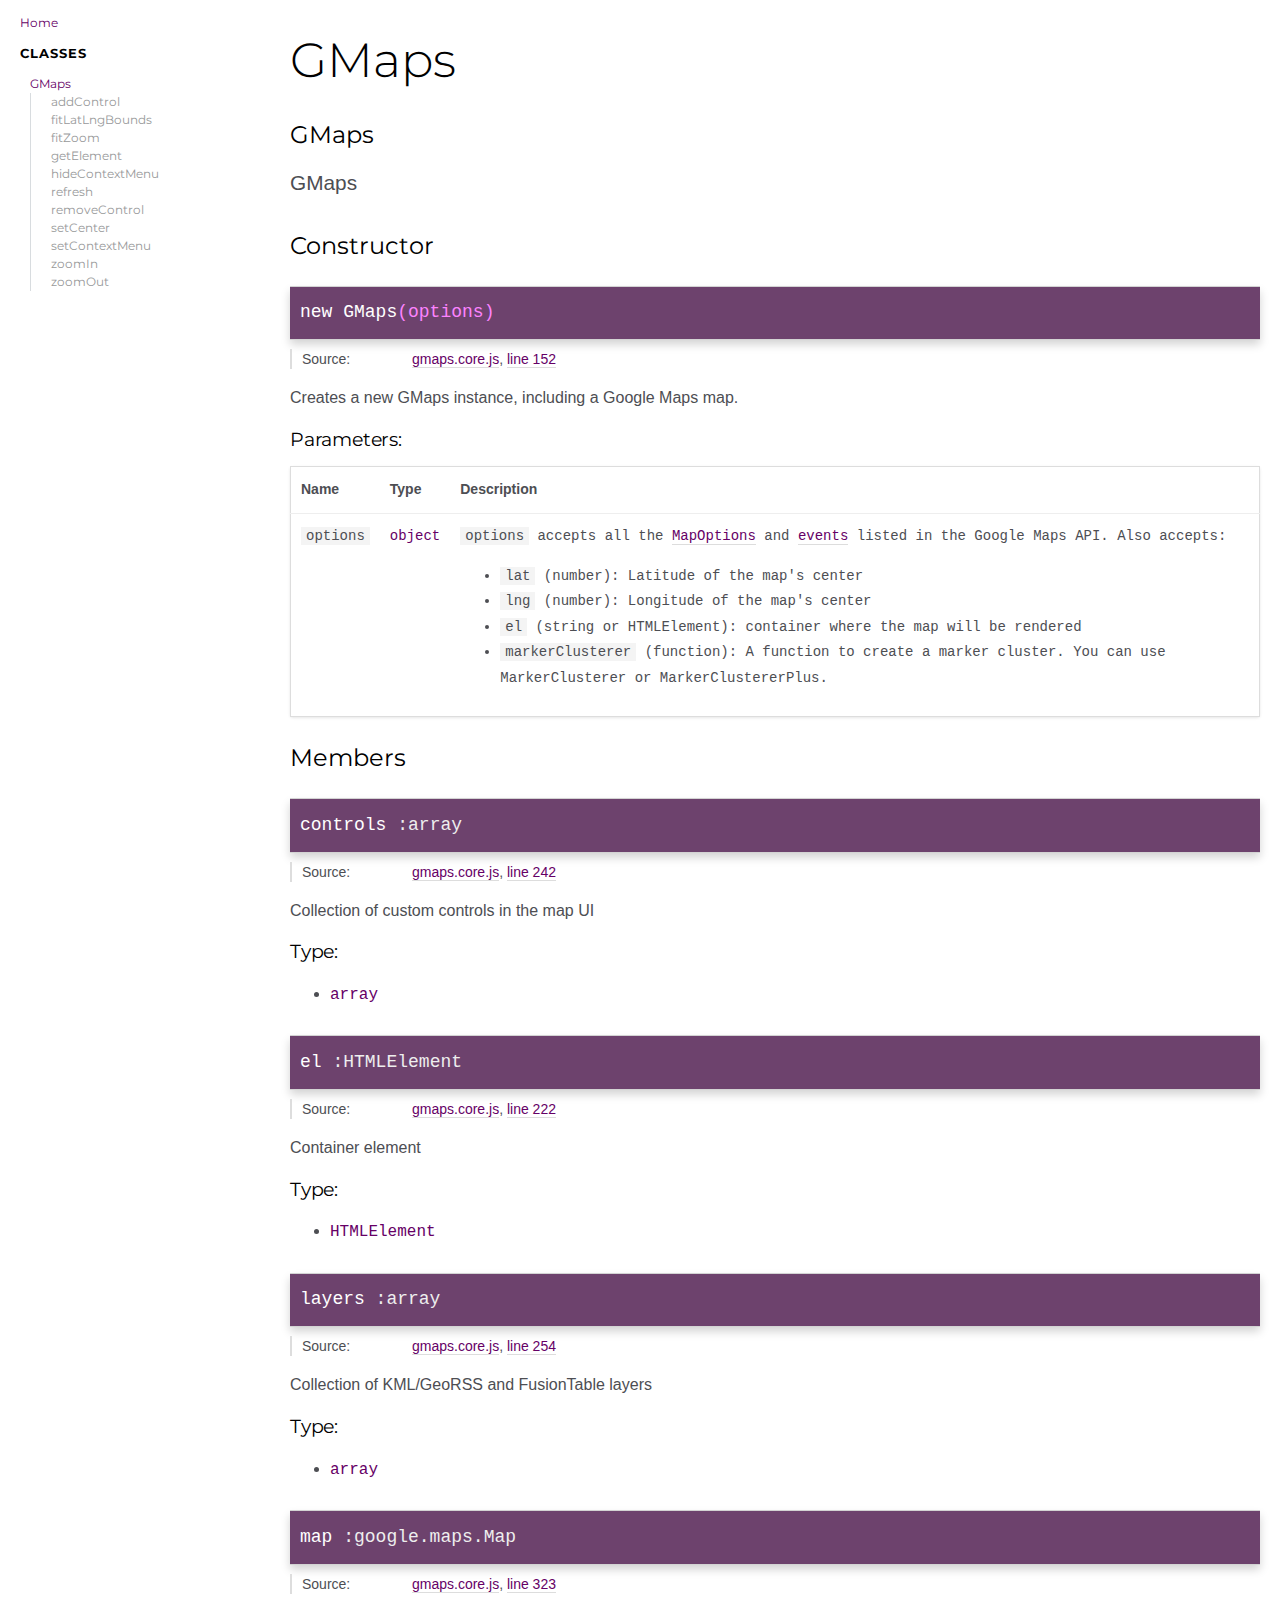
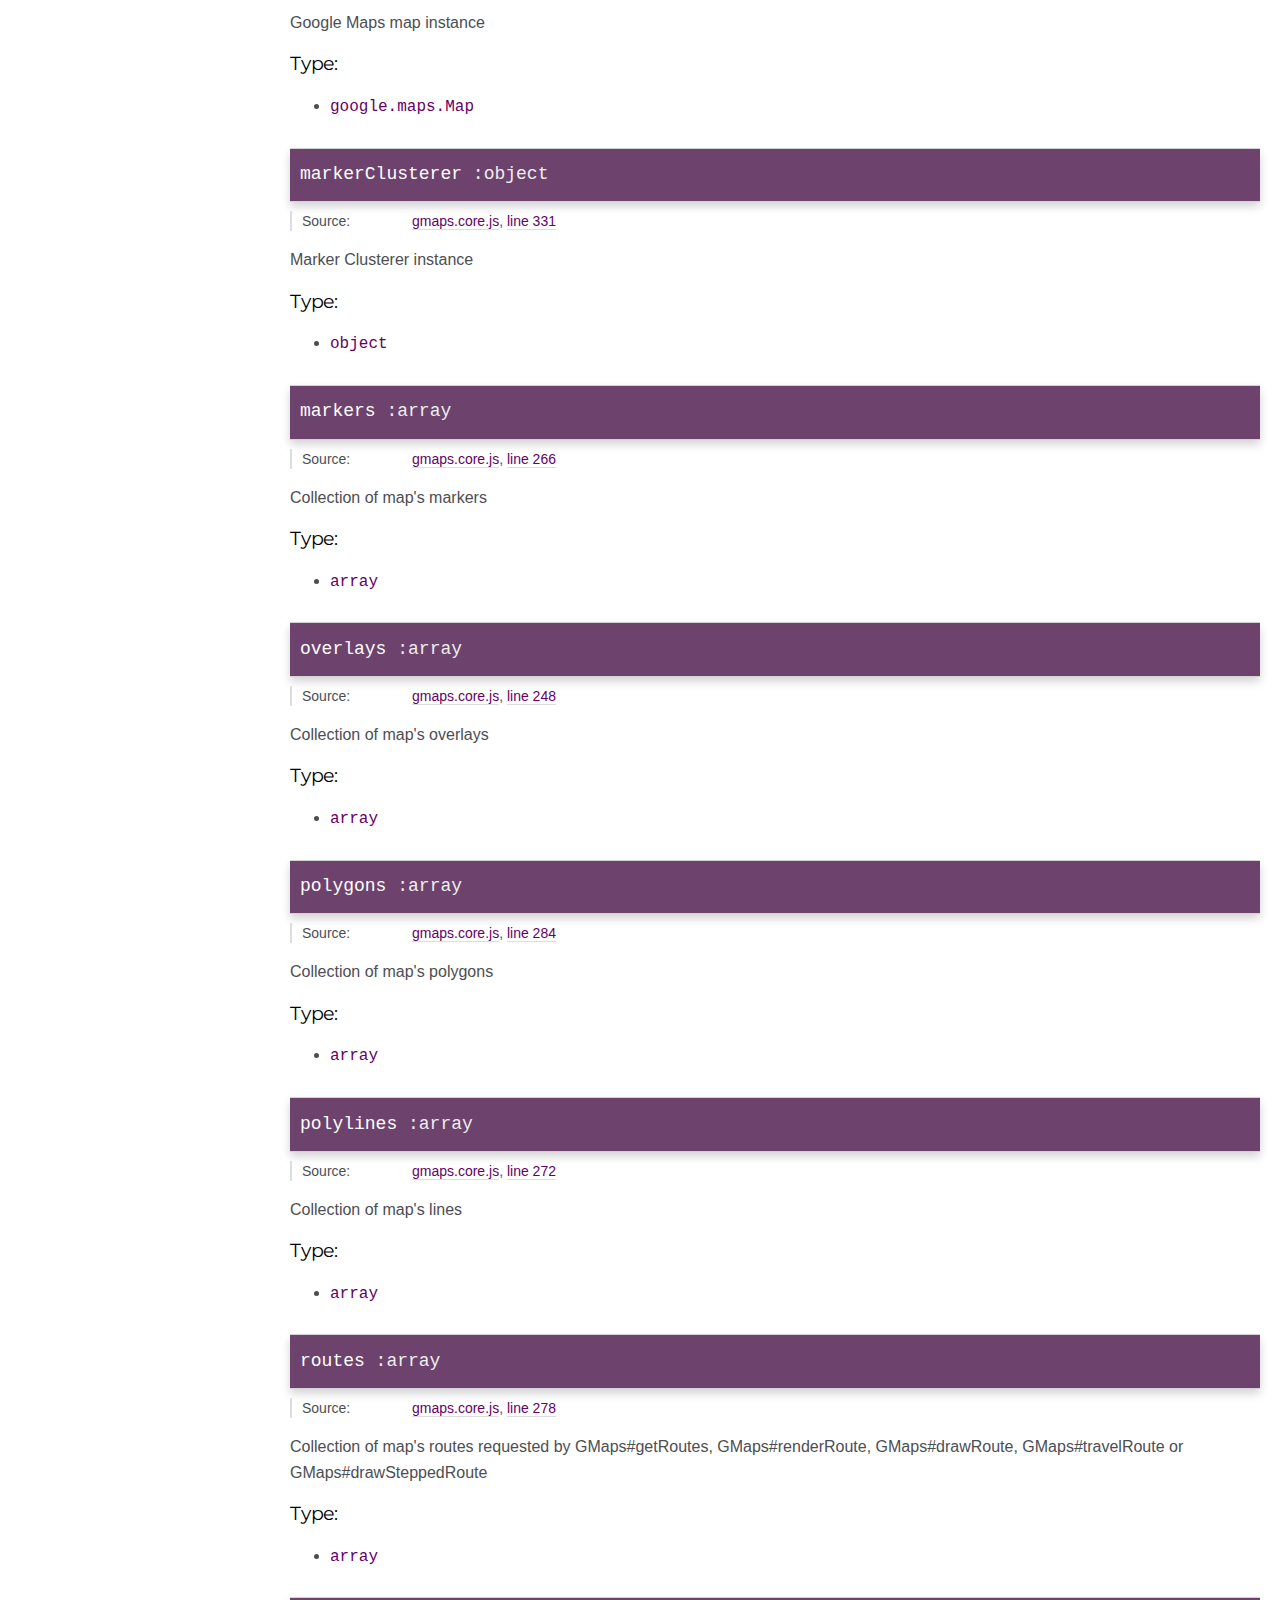
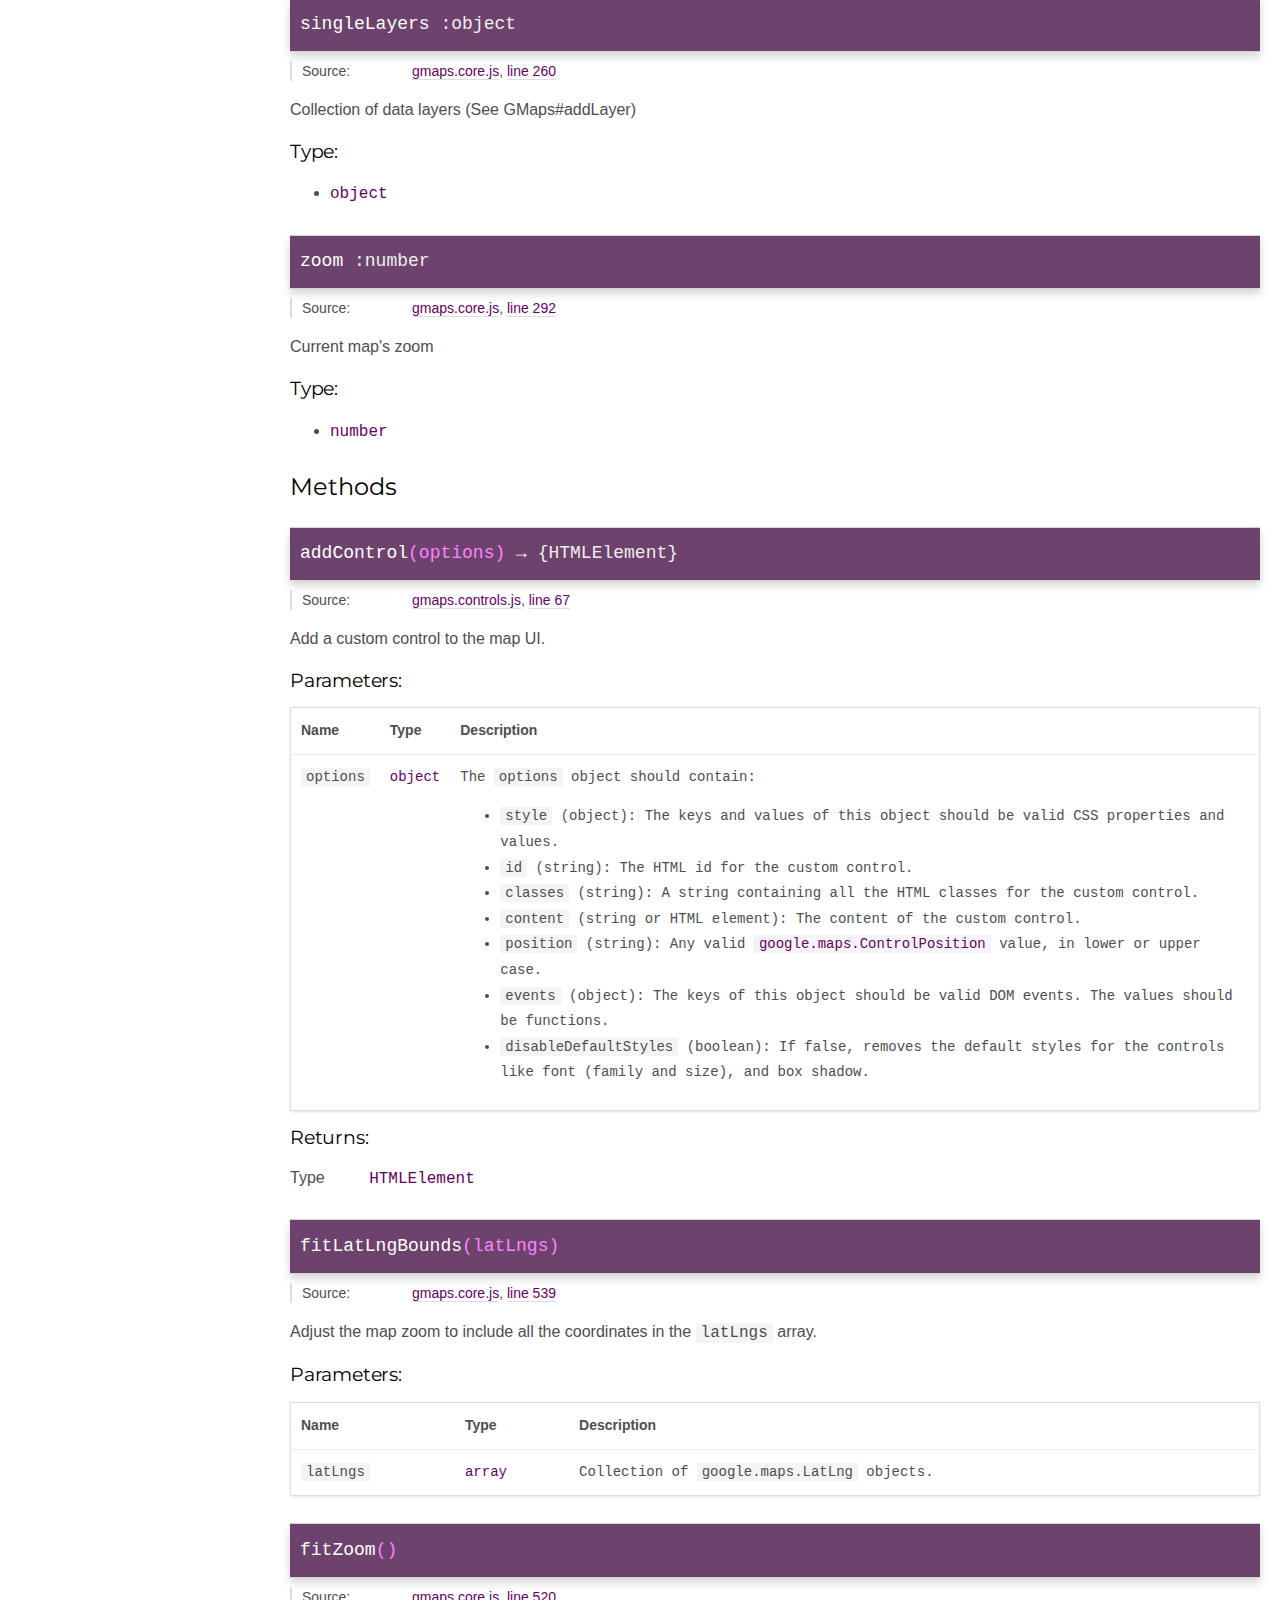
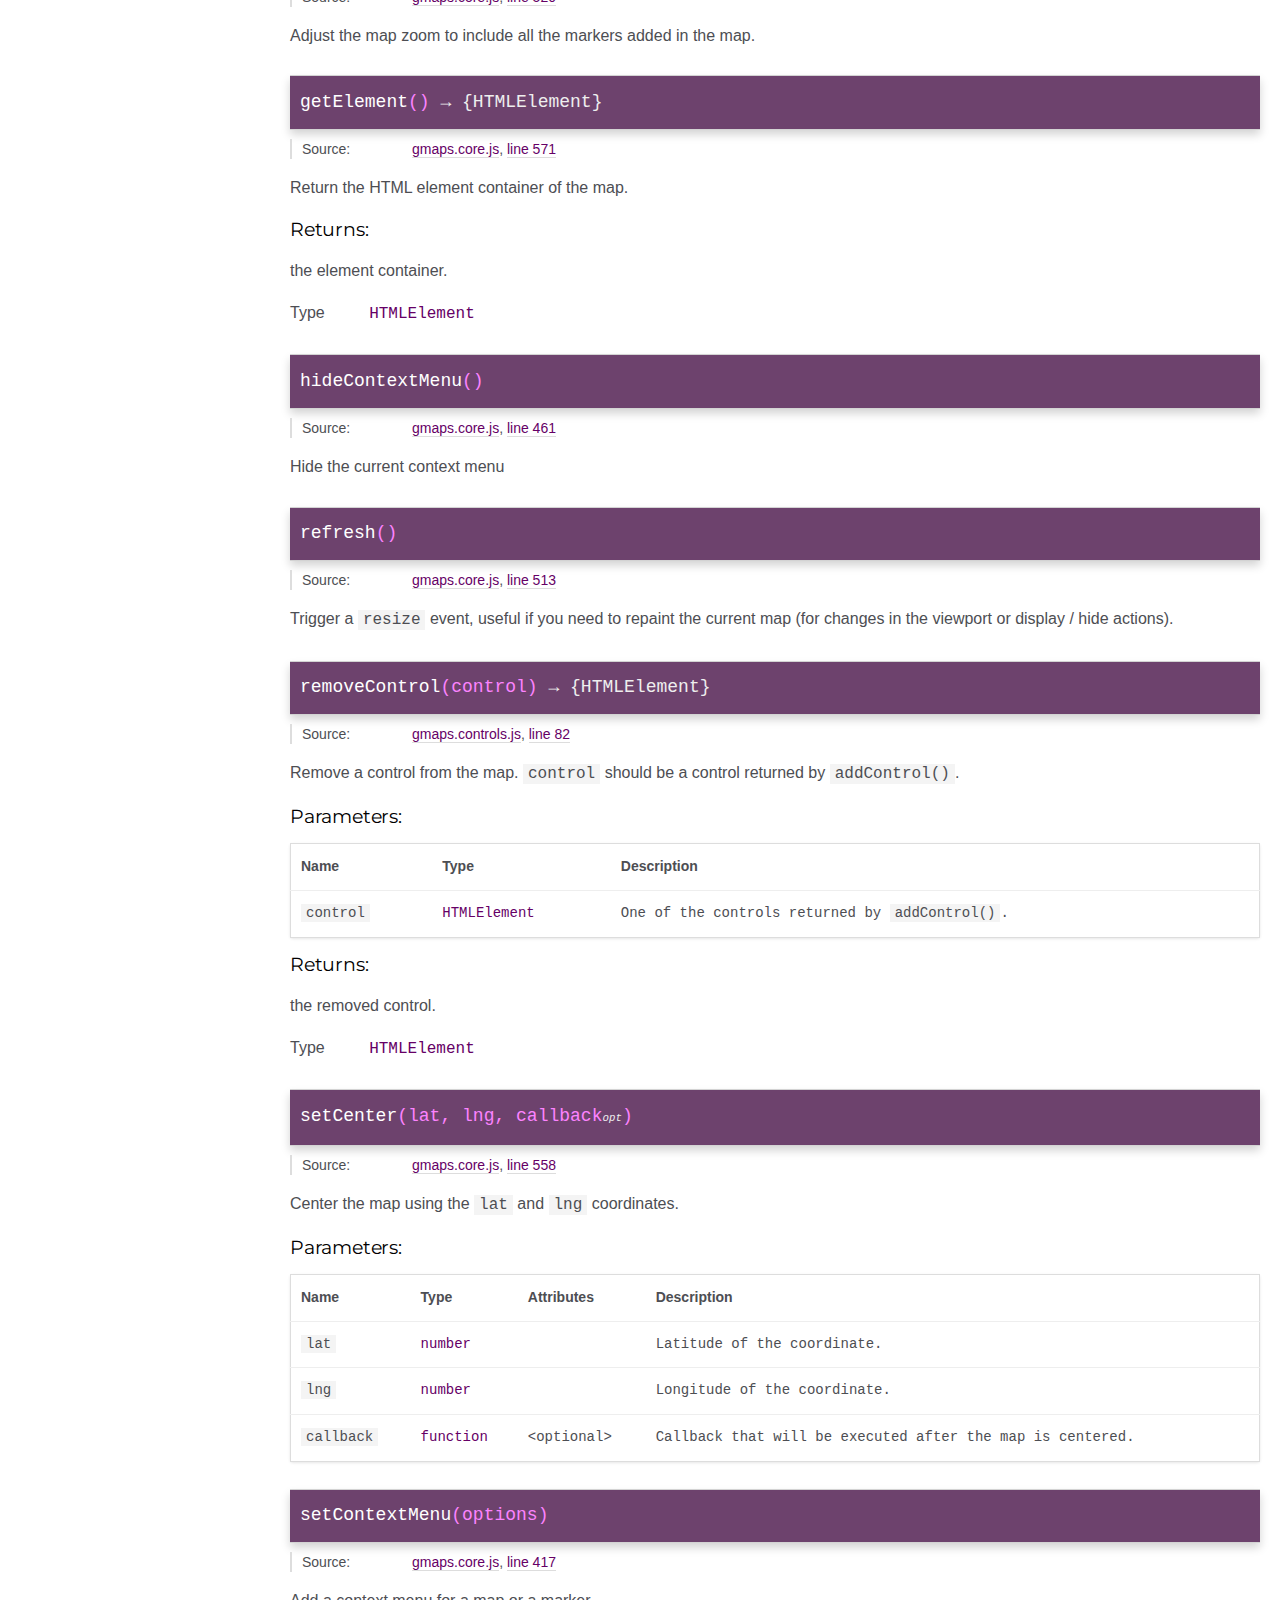
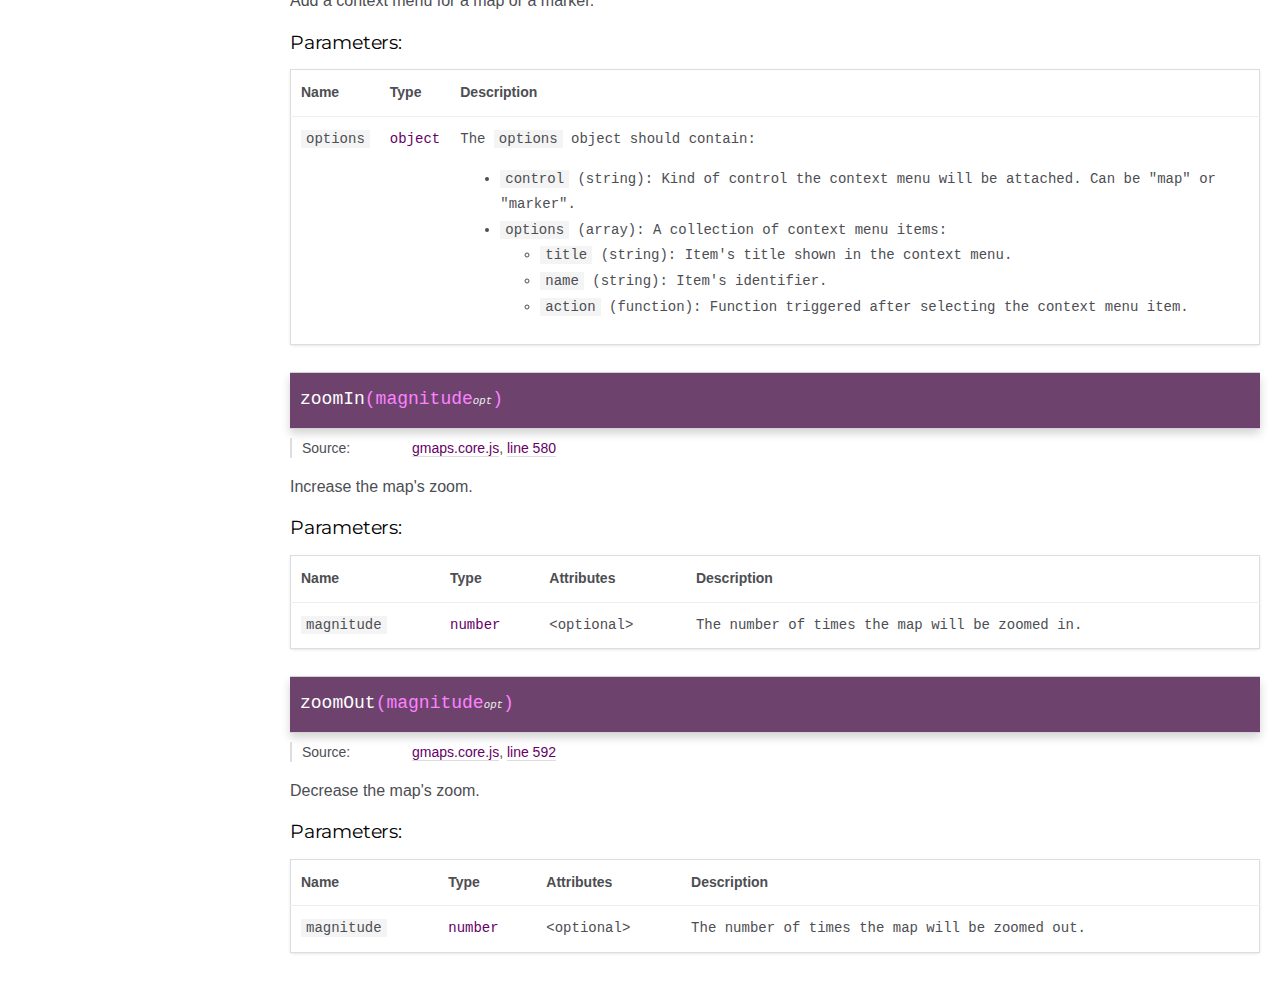
<file: lib/js/gmaps/docs/GMaps.html>
<!DOCTYPE html>
<html lang="en">
<head>
    <meta charset="utf-8">
    <title>GMaps - Documentation</title>

    <script src="scripts/prettify/prettify.js"></script>
    <script src="scripts/prettify/lang-css.js"></script>
    <!--[if lt IE 9]>
      <script src="//html5shiv.googlecode.com/svn/trunk/html5.js"></script>
    <![endif]-->
    <link type="text/css" rel="stylesheet" href="https://code.ionicframework.com/ionicons/2.0.1/css/ionicons.min.css">
    <link type="text/css" rel="stylesheet" href="styles/prettify.css">
    <link type="text/css" rel="stylesheet" href="styles/jsdoc.css">
</head>
<body>

<input type="checkbox" id="nav-trigger" class="nav-trigger" />
<label for="nav-trigger" class="navicon-button x">
  <div class="navicon"></div>
</label>

<label for="nav-trigger" class="overlay"></label>

<nav>
    <h2><a href="index.html">Home</a></h2><h3>Classes</h3><ul><li><a href="GMaps.html">GMaps</a><ul class='methods'><li data-type='method'><a href="GMaps.html#addControl">addControl</a></li><li data-type='method'><a href="GMaps.html#fitLatLngBounds">fitLatLngBounds</a></li><li data-type='method'><a href="GMaps.html#fitZoom">fitZoom</a></li><li data-type='method'><a href="GMaps.html#getElement">getElement</a></li><li data-type='method'><a href="GMaps.html#hideContextMenu">hideContextMenu</a></li><li data-type='method'><a href="GMaps.html#refresh">refresh</a></li><li data-type='method'><a href="GMaps.html#removeControl">removeControl</a></li><li data-type='method'><a href="GMaps.html#setCenter">setCenter</a></li><li data-type='method'><a href="GMaps.html#setContextMenu">setContextMenu</a></li><li data-type='method'><a href="GMaps.html#zoomIn">zoomIn</a></li><li data-type='method'><a href="GMaps.html#zoomOut">zoomOut</a></li></ul></li></ul>
</nav>

<div id="main">
    
    <h1 class="page-title">GMaps</h1>
    

    




<section>

<header>
    
        <h2>
        GMaps
        </h2>
        
            <div class="class-description"><p>GMaps</p></div>
        
    
</header>

<article>
    <div class="container-overview">
    
        

    
    <h2>Constructor</h2>
    

    <h4 class="name" id="GMaps"><span class="type-signature"></span>new GMaps<span class="signature">(options)</span><span class="type-signature"></span></h4>

    




<dl class="details">

    
    <dt class="tag-source">Source:</dt>
    <dd class="tag-source"><ul class="dummy"><li>
        <a href="gmaps.core.js.html">gmaps.core.js</a>, <a href="gmaps.core.js.html#line152">line 152</a>
    </li></ul></dd>
    

    

    

    

    

    

    

    

    

    

    

    

    

    

    

    
</dl>





<div class="description">
    <p>Creates a new GMaps instance, including a Google Maps map.</p>
</div>











    <h5>Parameters:</h5>
    

<table class="params">
    <thead>
    <tr>
        
        <th>Name</th>
        

        <th>Type</th>

        

        

        <th class="last">Description</th>
    </tr>
    </thead>

    <tbody>
    

        <tr>
            
                <td class="name"><code>options</code></td>
            

            <td class="type">
            
                
<span class="param-type">object</span>


            
            </td>

            

            

            <td class="description last"><p><code>options</code> accepts all the <a href="https://developers.google.com/maps/documentation/javascript/reference#MapOptions">MapOptions</a> and <a href="https://developers.google.com/maps/documentation/javascript/reference#Map">events</a> listed in the Google Maps API. Also accepts:</p>
<ul>
<li><code>lat</code> (number): Latitude of the map's center</li>
<li><code>lng</code> (number): Longitude of the map's center</li>
<li><code>el</code> (string or HTMLElement): container where the map will be rendered</li>
<li><code>markerClusterer</code> (function): A function to create a marker cluster. You can use MarkerClusterer or MarkerClustererPlus.</li>
</ul></td>
        </tr>

    
    </tbody>
</table>
















    
    </div>

    

    

    

     

    

    
        <h3 class="subsection-title">Members</h3>

        
            
<h4 class="name" id="controls"><span class="type-signature"></span>controls<span class="type-signature"> :array</span></h4>





<dl class="details">

    
    <dt class="tag-source">Source:</dt>
    <dd class="tag-source"><ul class="dummy"><li>
        <a href="gmaps.core.js.html">gmaps.core.js</a>, <a href="gmaps.core.js.html#line242">line 242</a>
    </li></ul></dd>
    

    

    

    

    

    

    

    

    

    

    

    

    

    

    

    
</dl>





<div class="description">
    <p>Collection of custom controls in the map UI</p>
</div>



    <h5>Type:</h5>
    <ul>
        <li>
            
<span class="param-type">array</span>


        </li>
    </ul>






        
            
<h4 class="name" id="el"><span class="type-signature"></span>el<span class="type-signature"> :HTMLElement</span></h4>





<dl class="details">

    
    <dt class="tag-source">Source:</dt>
    <dd class="tag-source"><ul class="dummy"><li>
        <a href="gmaps.core.js.html">gmaps.core.js</a>, <a href="gmaps.core.js.html#line222">line 222</a>
    </li></ul></dd>
    

    

    

    

    

    

    

    

    

    

    

    

    

    

    

    
</dl>





<div class="description">
    <p>Container element</p>
</div>



    <h5>Type:</h5>
    <ul>
        <li>
            
<span class="param-type">HTMLElement</span>


        </li>
    </ul>






        
            
<h4 class="name" id="layers"><span class="type-signature"></span>layers<span class="type-signature"> :array</span></h4>





<dl class="details">

    
    <dt class="tag-source">Source:</dt>
    <dd class="tag-source"><ul class="dummy"><li>
        <a href="gmaps.core.js.html">gmaps.core.js</a>, <a href="gmaps.core.js.html#line254">line 254</a>
    </li></ul></dd>
    

    

    

    

    

    

    

    

    

    

    

    

    

    

    

    
</dl>





<div class="description">
    <p>Collection of KML/GeoRSS and FusionTable layers</p>
</div>



    <h5>Type:</h5>
    <ul>
        <li>
            
<span class="param-type">array</span>


        </li>
    </ul>






        
            
<h4 class="name" id="map"><span class="type-signature"></span>map<span class="type-signature"> :google.maps.Map</span></h4>





<dl class="details">

    
    <dt class="tag-source">Source:</dt>
    <dd class="tag-source"><ul class="dummy"><li>
        <a href="gmaps.core.js.html">gmaps.core.js</a>, <a href="gmaps.core.js.html#line323">line 323</a>
    </li></ul></dd>
    

    

    

    

    

    

    

    

    

    

    

    

    

    

    

    
</dl>





<div class="description">
    <p>Google Maps map instance</p>
</div>



    <h5>Type:</h5>
    <ul>
        <li>
            
<span class="param-type">google.maps.Map</span>


        </li>
    </ul>






        
            
<h4 class="name" id="markerClusterer"><span class="type-signature"></span>markerClusterer<span class="type-signature"> :object</span></h4>





<dl class="details">

    
    <dt class="tag-source">Source:</dt>
    <dd class="tag-source"><ul class="dummy"><li>
        <a href="gmaps.core.js.html">gmaps.core.js</a>, <a href="gmaps.core.js.html#line331">line 331</a>
    </li></ul></dd>
    

    

    

    

    

    

    

    

    

    

    

    

    

    

    

    
</dl>





<div class="description">
    <p>Marker Clusterer instance</p>
</div>



    <h5>Type:</h5>
    <ul>
        <li>
            
<span class="param-type">object</span>


        </li>
    </ul>






        
            
<h4 class="name" id="markers"><span class="type-signature"></span>markers<span class="type-signature"> :array</span></h4>





<dl class="details">

    
    <dt class="tag-source">Source:</dt>
    <dd class="tag-source"><ul class="dummy"><li>
        <a href="gmaps.core.js.html">gmaps.core.js</a>, <a href="gmaps.core.js.html#line266">line 266</a>
    </li></ul></dd>
    

    

    

    

    

    

    

    

    

    

    

    

    

    

    

    
</dl>





<div class="description">
    <p>Collection of map's markers</p>
</div>



    <h5>Type:</h5>
    <ul>
        <li>
            
<span class="param-type">array</span>


        </li>
    </ul>






        
            
<h4 class="name" id="overlays"><span class="type-signature"></span>overlays<span class="type-signature"> :array</span></h4>





<dl class="details">

    
    <dt class="tag-source">Source:</dt>
    <dd class="tag-source"><ul class="dummy"><li>
        <a href="gmaps.core.js.html">gmaps.core.js</a>, <a href="gmaps.core.js.html#line248">line 248</a>
    </li></ul></dd>
    

    

    

    

    

    

    

    

    

    

    

    

    

    

    

    
</dl>





<div class="description">
    <p>Collection of map's overlays</p>
</div>



    <h5>Type:</h5>
    <ul>
        <li>
            
<span class="param-type">array</span>


        </li>
    </ul>






        
            
<h4 class="name" id="polygons"><span class="type-signature"></span>polygons<span class="type-signature"> :array</span></h4>





<dl class="details">

    
    <dt class="tag-source">Source:</dt>
    <dd class="tag-source"><ul class="dummy"><li>
        <a href="gmaps.core.js.html">gmaps.core.js</a>, <a href="gmaps.core.js.html#line284">line 284</a>
    </li></ul></dd>
    

    

    

    

    

    

    

    

    

    

    

    

    

    

    

    
</dl>





<div class="description">
    <p>Collection of map's polygons</p>
</div>



    <h5>Type:</h5>
    <ul>
        <li>
            
<span class="param-type">array</span>


        </li>
    </ul>






        
            
<h4 class="name" id="polylines"><span class="type-signature"></span>polylines<span class="type-signature"> :array</span></h4>





<dl class="details">

    
    <dt class="tag-source">Source:</dt>
    <dd class="tag-source"><ul class="dummy"><li>
        <a href="gmaps.core.js.html">gmaps.core.js</a>, <a href="gmaps.core.js.html#line272">line 272</a>
    </li></ul></dd>
    

    

    

    

    

    

    

    

    

    

    

    

    

    

    

    
</dl>





<div class="description">
    <p>Collection of map's lines</p>
</div>



    <h5>Type:</h5>
    <ul>
        <li>
            
<span class="param-type">array</span>


        </li>
    </ul>






        
            
<h4 class="name" id="routes"><span class="type-signature"></span>routes<span class="type-signature"> :array</span></h4>





<dl class="details">

    
    <dt class="tag-source">Source:</dt>
    <dd class="tag-source"><ul class="dummy"><li>
        <a href="gmaps.core.js.html">gmaps.core.js</a>, <a href="gmaps.core.js.html#line278">line 278</a>
    </li></ul></dd>
    

    

    

    

    

    

    

    

    

    

    

    

    

    

    

    
</dl>





<div class="description">
    <p>Collection of map's routes requested by GMaps#getRoutes, GMaps#renderRoute, GMaps#drawRoute, GMaps#travelRoute or GMaps#drawSteppedRoute</p>
</div>



    <h5>Type:</h5>
    <ul>
        <li>
            
<span class="param-type">array</span>


        </li>
    </ul>






        
            
<h4 class="name" id="singleLayers"><span class="type-signature"></span>singleLayers<span class="type-signature"> :object</span></h4>





<dl class="details">

    
    <dt class="tag-source">Source:</dt>
    <dd class="tag-source"><ul class="dummy"><li>
        <a href="gmaps.core.js.html">gmaps.core.js</a>, <a href="gmaps.core.js.html#line260">line 260</a>
    </li></ul></dd>
    

    

    

    

    

    

    

    

    

    

    

    

    

    

    

    
</dl>





<div class="description">
    <p>Collection of data layers (See GMaps#addLayer)</p>
</div>



    <h5>Type:</h5>
    <ul>
        <li>
            
<span class="param-type">object</span>


        </li>
    </ul>






        
            
<h4 class="name" id="zoom"><span class="type-signature"></span>zoom<span class="type-signature"> :number</span></h4>





<dl class="details">

    
    <dt class="tag-source">Source:</dt>
    <dd class="tag-source"><ul class="dummy"><li>
        <a href="gmaps.core.js.html">gmaps.core.js</a>, <a href="gmaps.core.js.html#line292">line 292</a>
    </li></ul></dd>
    

    

    

    

    

    

    

    

    

    

    

    

    

    

    

    
</dl>





<div class="description">
    <p>Current map's zoom</p>
</div>



    <h5>Type:</h5>
    <ul>
        <li>
            
<span class="param-type">number</span>


        </li>
    </ul>






        
    

    
        <h3 class="subsection-title">Methods</h3>

        
            

    

    <h4 class="name" id="addControl"><span class="type-signature"></span>addControl<span class="signature">(options)</span><span class="type-signature"> &rarr; {HTMLElement}</span></h4>

    




<dl class="details">

    
    <dt class="tag-source">Source:</dt>
    <dd class="tag-source"><ul class="dummy"><li>
        <a href="gmaps.controls.js.html">gmaps.controls.js</a>, <a href="gmaps.controls.js.html#line67">line 67</a>
    </li></ul></dd>
    

    

    

    

    

    

    

    

    

    

    

    

    

    

    

    
</dl>





<div class="description">
    <p>Add a custom control to the map UI.</p>
</div>











    <h5>Parameters:</h5>
    

<table class="params">
    <thead>
    <tr>
        
        <th>Name</th>
        

        <th>Type</th>

        

        

        <th class="last">Description</th>
    </tr>
    </thead>

    <tbody>
    

        <tr>
            
                <td class="name"><code>options</code></td>
            

            <td class="type">
            
                
<span class="param-type">object</span>


            
            </td>

            

            

            <td class="description last"><p>The <code>options</code> object should contain:</p>
<ul>
<li><code>style</code> (object): The keys and values of this object should be valid CSS properties and values.</li>
<li><code>id</code> (string): The HTML id for the custom control.</li>
<li><code>classes</code> (string): A string containing all the HTML classes for the custom control.</li>
<li><code>content</code> (string or HTML element): The content of the custom control.</li>
<li><code>position</code> (string): Any valid <a href="https://developers.google.com/maps/documentation/javascript/controls#ControlPositioning"><code>google.maps.ControlPosition</code></a> value, in lower or upper case.</li>
<li><code>events</code> (object): The keys of this object should be valid DOM events. The values should be functions.</li>
<li><code>disableDefaultStyles</code> (boolean): If false, removes the default styles for the controls like font (family and size), and box shadow.</li>
</ul></td>
        </tr>

    
    </tbody>
</table>














<h5>Returns:</h5>

        


<dl class="param-type">
    <dt>
        Type
    </dt>
    <dd>
        
<span class="param-type">HTMLElement</span>


    </dd>
</dl>

    


        
            

    

    <h4 class="name" id="fitLatLngBounds"><span class="type-signature"></span>fitLatLngBounds<span class="signature">(latLngs)</span><span class="type-signature"></span></h4>

    




<dl class="details">

    
    <dt class="tag-source">Source:</dt>
    <dd class="tag-source"><ul class="dummy"><li>
        <a href="gmaps.core.js.html">gmaps.core.js</a>, <a href="gmaps.core.js.html#line539">line 539</a>
    </li></ul></dd>
    

    

    

    

    

    

    

    

    

    

    

    

    

    

    

    
</dl>





<div class="description">
    <p>Adjust the map zoom to include all the coordinates in the <code>latLngs</code> array.</p>
</div>











    <h5>Parameters:</h5>
    

<table class="params">
    <thead>
    <tr>
        
        <th>Name</th>
        

        <th>Type</th>

        

        

        <th class="last">Description</th>
    </tr>
    </thead>

    <tbody>
    

        <tr>
            
                <td class="name"><code>latLngs</code></td>
            

            <td class="type">
            
                
<span class="param-type">array</span>


            
            </td>

            

            

            <td class="description last"><p>Collection of <code>google.maps.LatLng</code> objects.</p></td>
        </tr>

    
    </tbody>
</table>
















        
            

    

    <h4 class="name" id="fitZoom"><span class="type-signature"></span>fitZoom<span class="signature">()</span><span class="type-signature"></span></h4>

    




<dl class="details">

    
    <dt class="tag-source">Source:</dt>
    <dd class="tag-source"><ul class="dummy"><li>
        <a href="gmaps.core.js.html">gmaps.core.js</a>, <a href="gmaps.core.js.html#line520">line 520</a>
    </li></ul></dd>
    

    

    

    

    

    

    

    

    

    

    

    

    

    

    

    
</dl>





<div class="description">
    <p>Adjust the map zoom to include all the markers added in the map.</p>
</div>

























        
            

    

    <h4 class="name" id="getElement"><span class="type-signature"></span>getElement<span class="signature">()</span><span class="type-signature"> &rarr; {HTMLElement}</span></h4>

    




<dl class="details">

    
    <dt class="tag-source">Source:</dt>
    <dd class="tag-source"><ul class="dummy"><li>
        <a href="gmaps.core.js.html">gmaps.core.js</a>, <a href="gmaps.core.js.html#line571">line 571</a>
    </li></ul></dd>
    

    

    

    

    

    

    

    

    

    

    

    

    

    

    

    
</dl>





<div class="description">
    <p>Return the HTML element container of the map.</p>
</div>























<h5>Returns:</h5>

        
<div class="param-desc">
    <p>the element container.</p>
</div>



<dl class="param-type">
    <dt>
        Type
    </dt>
    <dd>
        
<span class="param-type">HTMLElement</span>


    </dd>
</dl>

    


        
            

    

    <h4 class="name" id="hideContextMenu"><span class="type-signature"></span>hideContextMenu<span class="signature">()</span><span class="type-signature"></span></h4>

    




<dl class="details">

    
    <dt class="tag-source">Source:</dt>
    <dd class="tag-source"><ul class="dummy"><li>
        <a href="gmaps.core.js.html">gmaps.core.js</a>, <a href="gmaps.core.js.html#line461">line 461</a>
    </li></ul></dd>
    

    

    

    

    

    

    

    

    

    

    

    

    

    

    

    
</dl>





<div class="description">
    <p>Hide the current context menu</p>
</div>

























        
            

    

    <h4 class="name" id="refresh"><span class="type-signature"></span>refresh<span class="signature">()</span><span class="type-signature"></span></h4>

    




<dl class="details">

    
    <dt class="tag-source">Source:</dt>
    <dd class="tag-source"><ul class="dummy"><li>
        <a href="gmaps.core.js.html">gmaps.core.js</a>, <a href="gmaps.core.js.html#line513">line 513</a>
    </li></ul></dd>
    

    

    

    

    

    

    

    

    

    

    

    

    

    

    

    
</dl>





<div class="description">
    <p>Trigger a <code>resize</code> event, useful if you need to repaint the current map (for changes in the viewport or display / hide actions).</p>
</div>

























        
            

    

    <h4 class="name" id="removeControl"><span class="type-signature"></span>removeControl<span class="signature">(control)</span><span class="type-signature"> &rarr; {HTMLElement}</span></h4>

    




<dl class="details">

    
    <dt class="tag-source">Source:</dt>
    <dd class="tag-source"><ul class="dummy"><li>
        <a href="gmaps.controls.js.html">gmaps.controls.js</a>, <a href="gmaps.controls.js.html#line82">line 82</a>
    </li></ul></dd>
    

    

    

    

    

    

    

    

    

    

    

    

    

    

    

    
</dl>





<div class="description">
    <p>Remove a control from the map. <code>control</code> should be a control returned by <code>addControl()</code>.</p>
</div>











    <h5>Parameters:</h5>
    

<table class="params">
    <thead>
    <tr>
        
        <th>Name</th>
        

        <th>Type</th>

        

        

        <th class="last">Description</th>
    </tr>
    </thead>

    <tbody>
    

        <tr>
            
                <td class="name"><code>control</code></td>
            

            <td class="type">
            
                
<span class="param-type">HTMLElement</span>


            
            </td>

            

            

            <td class="description last"><p>One of the controls returned by <code>addControl()</code>.</p></td>
        </tr>

    
    </tbody>
</table>














<h5>Returns:</h5>

        
<div class="param-desc">
    <p>the removed control.</p>
</div>



<dl class="param-type">
    <dt>
        Type
    </dt>
    <dd>
        
<span class="param-type">HTMLElement</span>


    </dd>
</dl>

    


        
            

    

    <h4 class="name" id="setCenter"><span class="type-signature"></span>setCenter<span class="signature">(lat, lng, callback<span class="signature-attributes">opt</span>)</span><span class="type-signature"></span></h4>

    




<dl class="details">

    
    <dt class="tag-source">Source:</dt>
    <dd class="tag-source"><ul class="dummy"><li>
        <a href="gmaps.core.js.html">gmaps.core.js</a>, <a href="gmaps.core.js.html#line558">line 558</a>
    </li></ul></dd>
    

    

    

    

    

    

    

    

    

    

    

    

    

    

    

    
</dl>





<div class="description">
    <p>Center the map using the <code>lat</code> and <code>lng</code> coordinates.</p>
</div>











    <h5>Parameters:</h5>
    

<table class="params">
    <thead>
    <tr>
        
        <th>Name</th>
        

        <th>Type</th>

        
        <th>Attributes</th>
        

        

        <th class="last">Description</th>
    </tr>
    </thead>

    <tbody>
    

        <tr>
            
                <td class="name"><code>lat</code></td>
            

            <td class="type">
            
                
<span class="param-type">number</span>


            
            </td>

            
                <td class="attributes">
                

                

                
                </td>
            

            

            <td class="description last"><p>Latitude of the coordinate.</p></td>
        </tr>

    

        <tr>
            
                <td class="name"><code>lng</code></td>
            

            <td class="type">
            
                
<span class="param-type">number</span>


            
            </td>

            
                <td class="attributes">
                

                

                
                </td>
            

            

            <td class="description last"><p>Longitude of the coordinate.</p></td>
        </tr>

    

        <tr>
            
                <td class="name"><code>callback</code></td>
            

            <td class="type">
            
                
<span class="param-type">function</span>


            
            </td>

            
                <td class="attributes">
                
                    &lt;optional><br>
                

                

                
                </td>
            

            

            <td class="description last"><p>Callback that will be executed after the map is centered.</p></td>
        </tr>

    
    </tbody>
</table>
















        
            

    

    <h4 class="name" id="setContextMenu"><span class="type-signature"></span>setContextMenu<span class="signature">(options)</span><span class="type-signature"></span></h4>

    




<dl class="details">

    
    <dt class="tag-source">Source:</dt>
    <dd class="tag-source"><ul class="dummy"><li>
        <a href="gmaps.core.js.html">gmaps.core.js</a>, <a href="gmaps.core.js.html#line417">line 417</a>
    </li></ul></dd>
    

    

    

    

    

    

    

    

    

    

    

    

    

    

    

    
</dl>





<div class="description">
    <p>Add a context menu for a map or a marker.</p>
</div>











    <h5>Parameters:</h5>
    

<table class="params">
    <thead>
    <tr>
        
        <th>Name</th>
        

        <th>Type</th>

        

        

        <th class="last">Description</th>
    </tr>
    </thead>

    <tbody>
    

        <tr>
            
                <td class="name"><code>options</code></td>
            

            <td class="type">
            
                
<span class="param-type">object</span>


            
            </td>

            

            

            <td class="description last"><p>The <code>options</code> object should contain:</p>
<ul>
<li><code>control</code> (string): Kind of control the context menu will be attached. Can be &quot;map&quot; or &quot;marker&quot;.</li>
<li><code>options</code> (array): A collection of context menu items:<ul>
<li><code>title</code> (string): Item's title shown in the context menu.</li>
<li><code>name</code> (string): Item's identifier.</li>
<li><code>action</code> (function): Function triggered after selecting the context menu item.</li>
</ul>
</li>
</ul></td>
        </tr>

    
    </tbody>
</table>
















        
            

    

    <h4 class="name" id="zoomIn"><span class="type-signature"></span>zoomIn<span class="signature">(magnitude<span class="signature-attributes">opt</span>)</span><span class="type-signature"></span></h4>

    




<dl class="details">

    
    <dt class="tag-source">Source:</dt>
    <dd class="tag-source"><ul class="dummy"><li>
        <a href="gmaps.core.js.html">gmaps.core.js</a>, <a href="gmaps.core.js.html#line580">line 580</a>
    </li></ul></dd>
    

    

    

    

    

    

    

    

    

    

    

    

    

    

    

    
</dl>





<div class="description">
    <p>Increase the map's zoom.</p>
</div>











    <h5>Parameters:</h5>
    

<table class="params">
    <thead>
    <tr>
        
        <th>Name</th>
        

        <th>Type</th>

        
        <th>Attributes</th>
        

        

        <th class="last">Description</th>
    </tr>
    </thead>

    <tbody>
    

        <tr>
            
                <td class="name"><code>magnitude</code></td>
            

            <td class="type">
            
                
<span class="param-type">number</span>


            
            </td>

            
                <td class="attributes">
                
                    &lt;optional><br>
                

                

                
                </td>
            

            

            <td class="description last"><p>The number of times the map will be zoomed in.</p></td>
        </tr>

    
    </tbody>
</table>
















        
            

    

    <h4 class="name" id="zoomOut"><span class="type-signature"></span>zoomOut<span class="signature">(magnitude<span class="signature-attributes">opt</span>)</span><span class="type-signature"></span></h4>

    




<dl class="details">

    
    <dt class="tag-source">Source:</dt>
    <dd class="tag-source"><ul class="dummy"><li>
        <a href="gmaps.core.js.html">gmaps.core.js</a>, <a href="gmaps.core.js.html#line592">line 592</a>
    </li></ul></dd>
    

    

    

    

    

    

    

    

    

    

    

    

    

    

    

    
</dl>





<div class="description">
    <p>Decrease the map's zoom.</p>
</div>











    <h5>Parameters:</h5>
    

<table class="params">
    <thead>
    <tr>
        
        <th>Name</th>
        

        <th>Type</th>

        
        <th>Attributes</th>
        

        

        <th class="last">Description</th>
    </tr>
    </thead>

    <tbody>
    

        <tr>
            
                <td class="name"><code>magnitude</code></td>
            

            <td class="type">
            
                
<span class="param-type">number</span>


            
            </td>

            
                <td class="attributes">
                
                    &lt;optional><br>
                

                

                
                </td>
            

            

            <td class="description last"><p>The number of times the map will be zoomed out.</p></td>
        </tr>

    
    </tbody>
</table>
















        
    

    

    
</article>

</section>




</div>

<br class="clear">

<footer>
    Documentation generated by <a href="https://github.com/jsdoc3/jsdoc">JSDoc 3.4.0</a> on Sun Apr 03 2016 18:36:23 GMT-0400 (EDT) using the Minami theme.
</footer>

<script>prettyPrint();</script>
<script src="scripts/linenumber.js"></script>
</body>
</html>
</file>
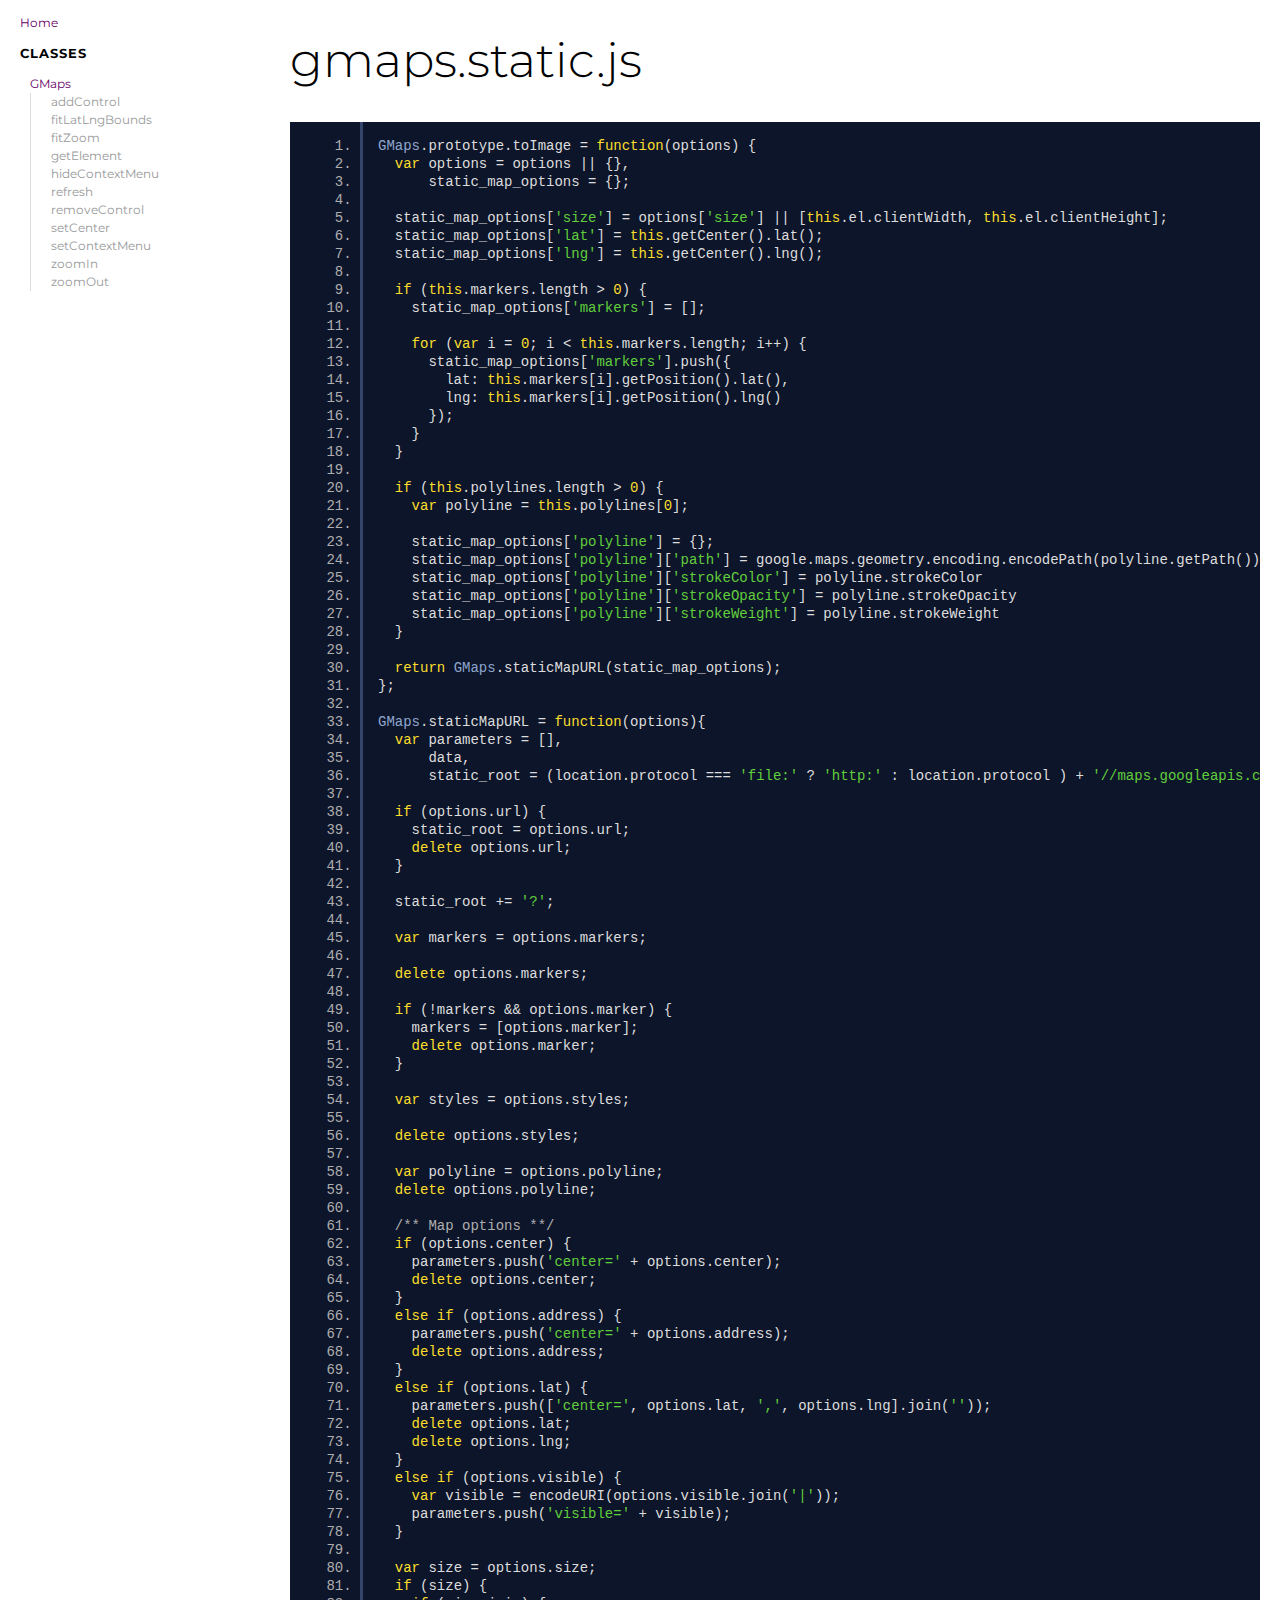
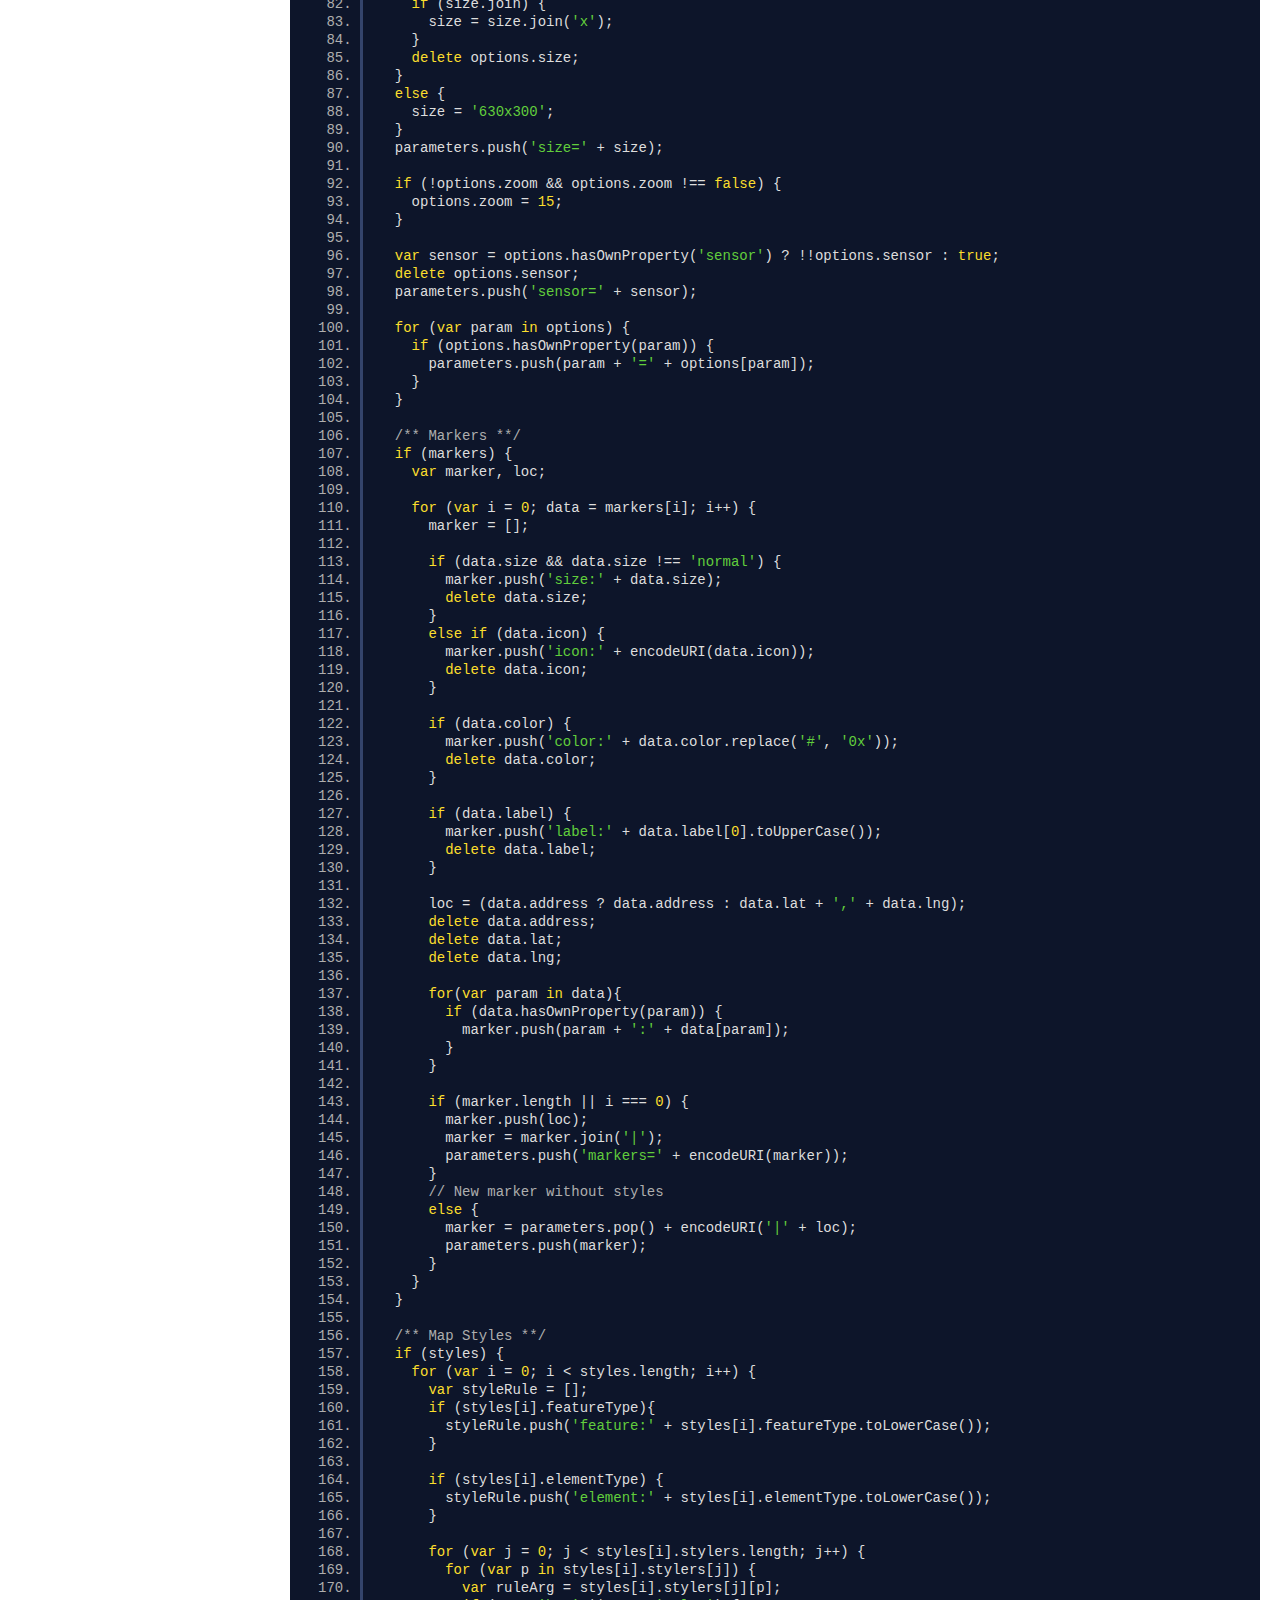
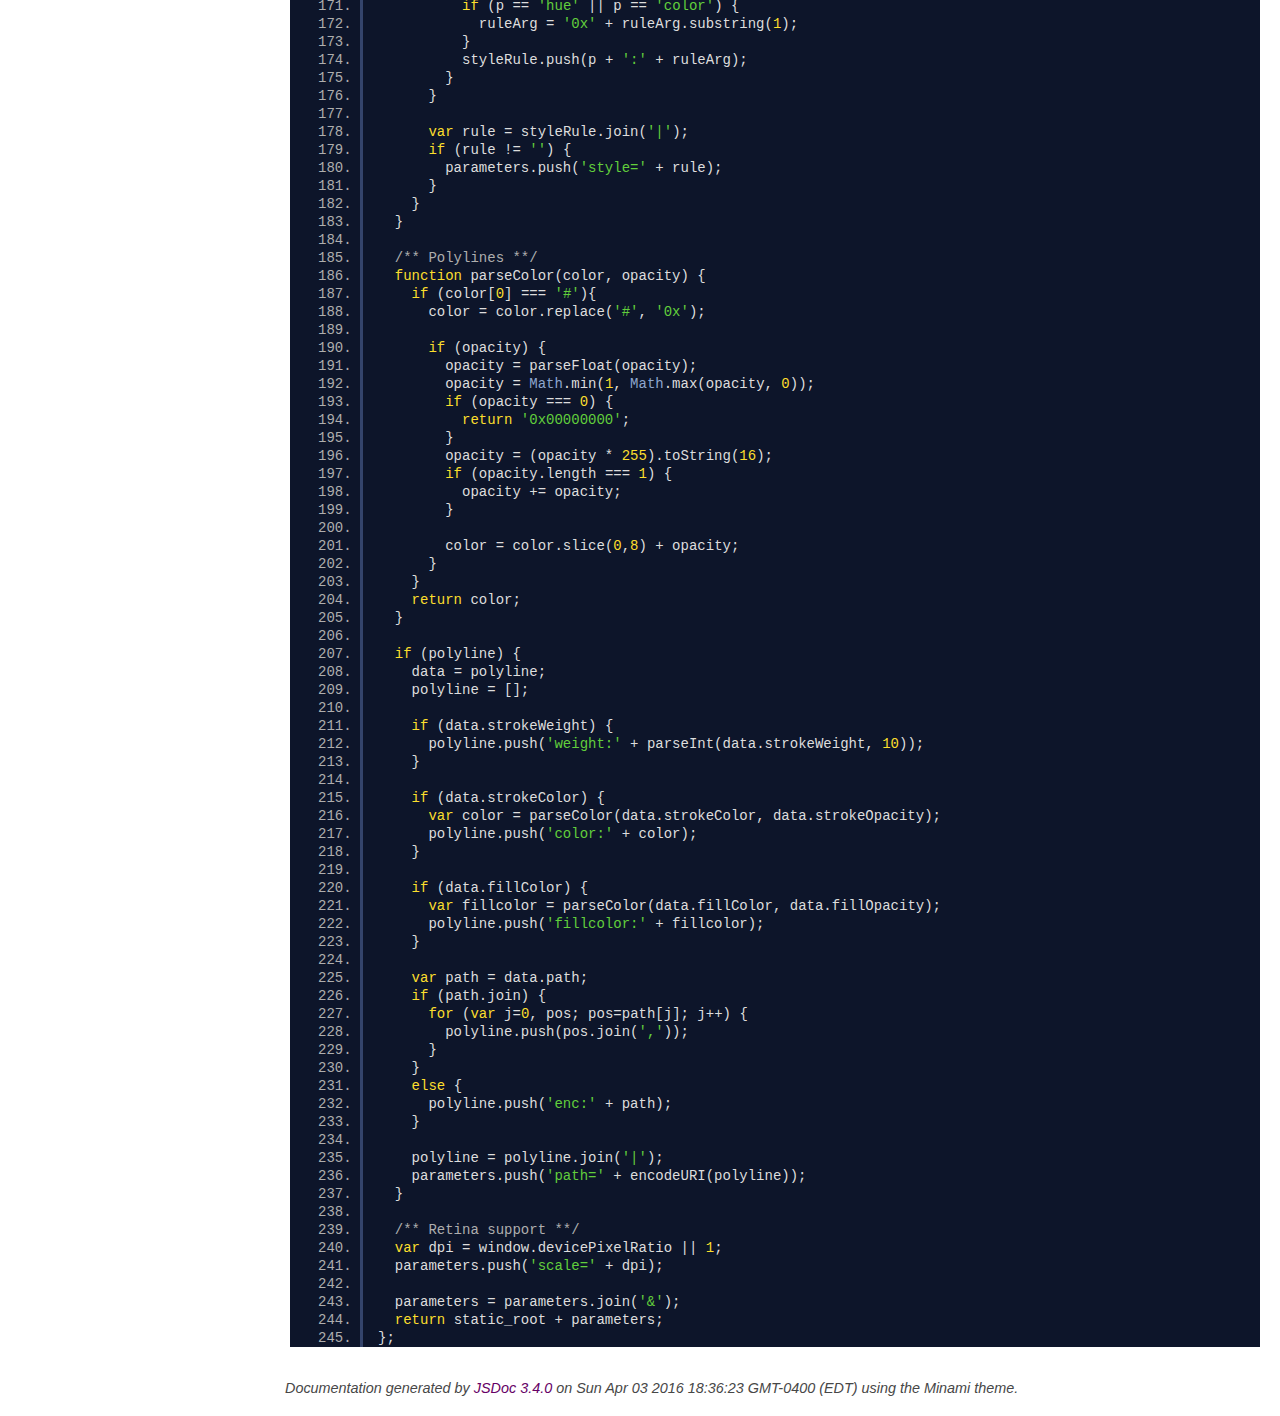
<file: lib/js/gmaps/docs/gmaps.static.js.html>
<!DOCTYPE html>
<html lang="en">
<head>
    <meta charset="utf-8">
    <title>gmaps.static.js - Documentation</title>

    <script src="scripts/prettify/prettify.js"></script>
    <script src="scripts/prettify/lang-css.js"></script>
    <!--[if lt IE 9]>
      <script src="//html5shiv.googlecode.com/svn/trunk/html5.js"></script>
    <![endif]-->
    <link type="text/css" rel="stylesheet" href="https://code.ionicframework.com/ionicons/2.0.1/css/ionicons.min.css">
    <link type="text/css" rel="stylesheet" href="styles/prettify.css">
    <link type="text/css" rel="stylesheet" href="styles/jsdoc.css">
</head>
<body>

<input type="checkbox" id="nav-trigger" class="nav-trigger" />
<label for="nav-trigger" class="navicon-button x">
  <div class="navicon"></div>
</label>

<label for="nav-trigger" class="overlay"></label>

<nav>
    <h2><a href="index.html">Home</a></h2><h3>Classes</h3><ul><li><a href="GMaps.html">GMaps</a><ul class='methods'><li data-type='method'><a href="GMaps.html#addControl">addControl</a></li><li data-type='method'><a href="GMaps.html#fitLatLngBounds">fitLatLngBounds</a></li><li data-type='method'><a href="GMaps.html#fitZoom">fitZoom</a></li><li data-type='method'><a href="GMaps.html#getElement">getElement</a></li><li data-type='method'><a href="GMaps.html#hideContextMenu">hideContextMenu</a></li><li data-type='method'><a href="GMaps.html#refresh">refresh</a></li><li data-type='method'><a href="GMaps.html#removeControl">removeControl</a></li><li data-type='method'><a href="GMaps.html#setCenter">setCenter</a></li><li data-type='method'><a href="GMaps.html#setContextMenu">setContextMenu</a></li><li data-type='method'><a href="GMaps.html#zoomIn">zoomIn</a></li><li data-type='method'><a href="GMaps.html#zoomOut">zoomOut</a></li></ul></li></ul>
</nav>

<div id="main">
    
    <h1 class="page-title">gmaps.static.js</h1>
    

    



    
    <section>
        <article>
            <pre class="prettyprint source linenums"><code>GMaps.prototype.toImage = function(options) {
  var options = options || {},
      static_map_options = {};

  static_map_options['size'] = options['size'] || [this.el.clientWidth, this.el.clientHeight];
  static_map_options['lat'] = this.getCenter().lat();
  static_map_options['lng'] = this.getCenter().lng();

  if (this.markers.length > 0) {
    static_map_options['markers'] = [];
    
    for (var i = 0; i &lt; this.markers.length; i++) {
      static_map_options['markers'].push({
        lat: this.markers[i].getPosition().lat(),
        lng: this.markers[i].getPosition().lng()
      });
    }
  }

  if (this.polylines.length > 0) {
    var polyline = this.polylines[0];
    
    static_map_options['polyline'] = {};
    static_map_options['polyline']['path'] = google.maps.geometry.encoding.encodePath(polyline.getPath());
    static_map_options['polyline']['strokeColor'] = polyline.strokeColor
    static_map_options['polyline']['strokeOpacity'] = polyline.strokeOpacity
    static_map_options['polyline']['strokeWeight'] = polyline.strokeWeight
  }

  return GMaps.staticMapURL(static_map_options);
};

GMaps.staticMapURL = function(options){
  var parameters = [],
      data,
      static_root = (location.protocol === 'file:' ? 'http:' : location.protocol ) + '//maps.googleapis.com/maps/api/staticmap';

  if (options.url) {
    static_root = options.url;
    delete options.url;
  }

  static_root += '?';

  var markers = options.markers;
  
  delete options.markers;

  if (!markers &amp;&amp; options.marker) {
    markers = [options.marker];
    delete options.marker;
  }

  var styles = options.styles;

  delete options.styles;

  var polyline = options.polyline;
  delete options.polyline;

  /** Map options **/
  if (options.center) {
    parameters.push('center=' + options.center);
    delete options.center;
  }
  else if (options.address) {
    parameters.push('center=' + options.address);
    delete options.address;
  }
  else if (options.lat) {
    parameters.push(['center=', options.lat, ',', options.lng].join(''));
    delete options.lat;
    delete options.lng;
  }
  else if (options.visible) {
    var visible = encodeURI(options.visible.join('|'));
    parameters.push('visible=' + visible);
  }

  var size = options.size;
  if (size) {
    if (size.join) {
      size = size.join('x');
    }
    delete options.size;
  }
  else {
    size = '630x300';
  }
  parameters.push('size=' + size);

  if (!options.zoom &amp;&amp; options.zoom !== false) {
    options.zoom = 15;
  }

  var sensor = options.hasOwnProperty('sensor') ? !!options.sensor : true;
  delete options.sensor;
  parameters.push('sensor=' + sensor);

  for (var param in options) {
    if (options.hasOwnProperty(param)) {
      parameters.push(param + '=' + options[param]);
    }
  }

  /** Markers **/
  if (markers) {
    var marker, loc;

    for (var i = 0; data = markers[i]; i++) {
      marker = [];

      if (data.size &amp;&amp; data.size !== 'normal') {
        marker.push('size:' + data.size);
        delete data.size;
      }
      else if (data.icon) {
        marker.push('icon:' + encodeURI(data.icon));
        delete data.icon;
      }

      if (data.color) {
        marker.push('color:' + data.color.replace('#', '0x'));
        delete data.color;
      }

      if (data.label) {
        marker.push('label:' + data.label[0].toUpperCase());
        delete data.label;
      }

      loc = (data.address ? data.address : data.lat + ',' + data.lng);
      delete data.address;
      delete data.lat;
      delete data.lng;

      for(var param in data){
        if (data.hasOwnProperty(param)) {
          marker.push(param + ':' + data[param]);
        }
      }

      if (marker.length || i === 0) {
        marker.push(loc);
        marker = marker.join('|');
        parameters.push('markers=' + encodeURI(marker));
      }
      // New marker without styles
      else {
        marker = parameters.pop() + encodeURI('|' + loc);
        parameters.push(marker);
      }
    }
  }

  /** Map Styles **/
  if (styles) {
    for (var i = 0; i &lt; styles.length; i++) {
      var styleRule = [];
      if (styles[i].featureType){
        styleRule.push('feature:' + styles[i].featureType.toLowerCase());
      }

      if (styles[i].elementType) {
        styleRule.push('element:' + styles[i].elementType.toLowerCase());
      }

      for (var j = 0; j &lt; styles[i].stylers.length; j++) {
        for (var p in styles[i].stylers[j]) {
          var ruleArg = styles[i].stylers[j][p];
          if (p == 'hue' || p == 'color') {
            ruleArg = '0x' + ruleArg.substring(1);
          }
          styleRule.push(p + ':' + ruleArg);
        }
      }

      var rule = styleRule.join('|');
      if (rule != '') {
        parameters.push('style=' + rule);
      }
    }
  }

  /** Polylines **/
  function parseColor(color, opacity) {
    if (color[0] === '#'){
      color = color.replace('#', '0x');

      if (opacity) {
        opacity = parseFloat(opacity);
        opacity = Math.min(1, Math.max(opacity, 0));
        if (opacity === 0) {
          return '0x00000000';
        }
        opacity = (opacity * 255).toString(16);
        if (opacity.length === 1) {
          opacity += opacity;
        }

        color = color.slice(0,8) + opacity;
      }
    }
    return color;
  }

  if (polyline) {
    data = polyline;
    polyline = [];

    if (data.strokeWeight) {
      polyline.push('weight:' + parseInt(data.strokeWeight, 10));
    }

    if (data.strokeColor) {
      var color = parseColor(data.strokeColor, data.strokeOpacity);
      polyline.push('color:' + color);
    }

    if (data.fillColor) {
      var fillcolor = parseColor(data.fillColor, data.fillOpacity);
      polyline.push('fillcolor:' + fillcolor);
    }

    var path = data.path;
    if (path.join) {
      for (var j=0, pos; pos=path[j]; j++) {
        polyline.push(pos.join(','));
      }
    }
    else {
      polyline.push('enc:' + path);
    }

    polyline = polyline.join('|');
    parameters.push('path=' + encodeURI(polyline));
  }

  /** Retina support **/
  var dpi = window.devicePixelRatio || 1;
  parameters.push('scale=' + dpi);

  parameters = parameters.join('&amp;');
  return static_root + parameters;
};
</code></pre>
        </article>
    </section>




</div>

<br class="clear">

<footer>
    Documentation generated by <a href="https://github.com/jsdoc3/jsdoc">JSDoc 3.4.0</a> on Sun Apr 03 2016 18:36:23 GMT-0400 (EDT) using the Minami theme.
</footer>

<script>prettyPrint();</script>
<script src="scripts/linenumber.js"></script>
</body>
</html>
</file>
<file: lib/js/gmaps/test/lib/jasmine.css>
body { background-color: #eeeeee; padding: 0; margin: 5px; overflow-y: scroll; }

#HTMLReporter { font-size: 11px; font-family: Monaco, "Lucida Console", monospace; line-height: 14px; color: #333333; }
#HTMLReporter a { text-decoration: none; }
#HTMLReporter a:hover { text-decoration: underline; }
#HTMLReporter p, #HTMLReporter h1, #HTMLReporter h2, #HTMLReporter h3, #HTMLReporter h4, #HTMLReporter h5, #HTMLReporter h6 { margin: 0; line-height: 14px; }
#HTMLReporter .banner, #HTMLReporter .symbolSummary, #HTMLReporter .summary, #HTMLReporter .resultMessage, #HTMLReporter .specDetail .description, #HTMLReporter .alert .bar, #HTMLReporter .stackTrace { padding-left: 9px; padding-right: 9px; }
#HTMLReporter #jasmine_content { position: fixed; right: 100%; }
#HTMLReporter .version { color: #aaaaaa; }
#HTMLReporter .banner { margin-top: 14px; }
#HTMLReporter .duration { color: #aaaaaa; float: right; }
#HTMLReporter .symbolSummary { overflow: hidden; *zoom: 1; margin: 14px 0; }
#HTMLReporter .symbolSummary li { display: block; float: left; height: 7px; width: 14px; margin-bottom: 7px; font-size: 16px; }
#HTMLReporter .symbolSummary li.passed { font-size: 14px; }
#HTMLReporter .symbolSummary li.passed:before { color: #5e7d00; content: "\02022"; }
#HTMLReporter .symbolSummary li.failed { line-height: 9px; }
#HTMLReporter .symbolSummary li.failed:before { color: #b03911; content: "x"; font-weight: bold; margin-left: -1px; }
#HTMLReporter .symbolSummary li.skipped { font-size: 14px; }
#HTMLReporter .symbolSummary li.skipped:before { color: #bababa; content: "\02022"; }
#HTMLReporter .symbolSummary li.pending { line-height: 11px; }
#HTMLReporter .symbolSummary li.pending:before { color: #aaaaaa; content: "-"; }
#HTMLReporter .exceptions { color: #fff; float: right; margin-top: 5px; margin-right: 5px; }
#HTMLReporter .bar { line-height: 28px; font-size: 14px; display: block; color: #eee; }
#HTMLReporter .runningAlert { background-color: #666666; }
#HTMLReporter .skippedAlert { background-color: #aaaaaa; }
#HTMLReporter .skippedAlert:first-child { background-color: #333333; }
#HTMLReporter .skippedAlert:hover { text-decoration: none; color: white; text-decoration: underline; }
#HTMLReporter .passingAlert { background-color: #a6b779; }
#HTMLReporter .passingAlert:first-child { background-color: #5e7d00; }
#HTMLReporter .failingAlert { background-color: #cf867e; }
#HTMLReporter .failingAlert:first-child { background-color: #b03911; }
#HTMLReporter .results { margin-top: 14px; }
#HTMLReporter #details { display: none; }
#HTMLReporter .resultsMenu, #HTMLReporter .resultsMenu a { background-color: #fff; color: #333333; }
#HTMLReporter.showDetails .summaryMenuItem { font-weight: normal; text-decoration: inherit; }
#HTMLReporter.showDetails .summaryMenuItem:hover { text-decoration: underline; }
#HTMLReporter.showDetails .detailsMenuItem { font-weight: bold; text-decoration: underline; }
#HTMLReporter.showDetails .summary { display: none; }
#HTMLReporter.showDetails #details { display: block; }
#HTMLReporter .summaryMenuItem { font-weight: bold; text-decoration: underline; }
#HTMLReporter .summary { margin-top: 14px; }
#HTMLReporter .summary .suite .suite, #HTMLReporter .summary .specSummary { margin-left: 14px; }
#HTMLReporter .summary .specSummary.passed a { color: #5e7d00; }
#HTMLReporter .summary .specSummary.failed a { color: #b03911; }
#HTMLReporter .description + .suite { margin-top: 0; }
#HTMLReporter .suite { margin-top: 14px; }
#HTMLReporter .suite a { color: #333333; }
#HTMLReporter #details .specDetail { margin-bottom: 28px; }
#HTMLReporter #details .specDetail .description { display: block; color: white; background-color: #b03911; }
#HTMLReporter .resultMessage { padding-top: 14px; color: #333333; }
#HTMLReporter .resultMessage span.result { display: block; }
#HTMLReporter .stackTrace { margin: 5px 0 0 0; max-height: 224px; overflow: auto; line-height: 18px; color: #666666; border: 1px solid #ddd; background: white; white-space: pre; }

#TrivialReporter { padding: 8px 13px; position: absolute; top: 0; bottom: 0; left: 0; right: 0; overflow-y: scroll; background-color: white; font-family: "Helvetica Neue Light", "Lucida Grande", "Calibri", "Arial", sans-serif; /*.resultMessage {*/ /*white-space: pre;*/ /*}*/ }
#TrivialReporter a:visited, #TrivialReporter a { color: #303; }
#TrivialReporter a:hover, #TrivialReporter a:active { color: blue; }
#TrivialReporter .run_spec { float: right; padding-right: 5px; font-size: .8em; text-decoration: none; }
#TrivialReporter .banner { color: #303; background-color: #fef; padding: 5px; }
#TrivialReporter .logo { float: left; font-size: 1.1em; padding-left: 5px; }
#TrivialReporter .logo .version { font-size: .6em; padding-left: 1em; }
#TrivialReporter .runner.running { background-color: yellow; }
#TrivialReporter .options { text-align: right; font-size: .8em; }
#TrivialReporter .suite { border: 1px outset gray; margin: 5px 0; padding-left: 1em; }
#TrivialReporter .suite .suite { margin: 5px; }
#TrivialReporter .suite.passed { background-color: #dfd; }
#TrivialReporter .suite.failed { background-color: #fdd; }
#TrivialReporter .spec { margin: 5px; padding-left: 1em; clear: both; }
#TrivialReporter .spec.failed, #TrivialReporter .spec.passed, #TrivialReporter .spec.skipped { padding-bottom: 5px; border: 1px solid gray; }
#TrivialReporter .spec.failed { background-color: #fbb; border-color: red; }
#TrivialReporter .spec.passed { background-color: #bfb; border-color: green; }
#TrivialReporter .spec.skipped { background-color: #bbb; }
#TrivialReporter .messages { border-left: 1px dashed gray; padding-left: 1em; padding-right: 1em; }
#TrivialReporter .passed { background-color: #cfc; display: none; }
#TrivialReporter .failed { background-color: #fbb; }
#TrivialReporter .skipped { color: #777; background-color: #eee; display: none; }
#TrivialReporter .resultMessage span.result { display: block; line-height: 2em; color: black; }
#TrivialReporter .resultMessage .mismatch { color: black; }
#TrivialReporter .stackTrace { white-space: pre; font-size: .8em; margin-left: 10px; max-height: 5em; overflow: auto; border: 1px inset red; padding: 1em; background: #eef; }
#TrivialReporter .finished-at { padding-left: 1em; font-size: .6em; }
#TrivialReporter.show-passed .passed, #TrivialReporter.show-skipped .skipped { display: block; }
#TrivialReporter #jasmine_content { position: fixed; right: 100%; }
#TrivialReporter .runner { border: 1px solid gray; display: block; margin: 5px 0; padding: 2px 0 2px 10px; }
</file>
<file: lib/js/gmaps/test/style.css>
body {
font-family: sans-serif;
}

h1, h2, h3, h4, h5, h6 {
  margin: 0;
  font-weight: lighter;
  text-transform: lowercase;
  font-variant: small-caps;
}

.map,
.panorama {
  width: 100%;
  height: 100px;
}

.with-columns {
  display: block;
  width: 100%;
  overflow: hidden;
}

.with-columns .map,
.with-columns .panorama {
  display: block;
  width: 50%;
  height: 150px;
  float: left;
}
</file>
<file: lib/js/gmaps/docs/styles/prettify.css>
.pln {
  color: #ddd;
}

/* string content */
.str {
  color: #61ce3c;
}

/* a keyword */
.kwd {
  color: #fbde2d;
}

/* a comment */
.com {
  color: #aeaeae;
}

/* a type name */
.typ {
  color: #8da6ce;
}

/* a literal value */
.lit {
  color: #fbde2d;
}

/* punctuation */
.pun {
  color: #ddd;
}

/* lisp open bracket */
.opn {
  color: #000000;
}

/* lisp close bracket */
.clo {
  color: #000000;
}

/* a markup tag name */
.tag {
  color: #c82829;
}

/* a markup attribute name */
.atn {
  color: #f5871f;
}

/* a markup attribute value */
.atv {
  color: #3e999f;
}

/* a declaration */
.dec {
  color: #f5871f;
}

/* a variable name */
.var {
  color: #c82829;
}

/* a function name */
.fun {
  color: #4271ae;
}

/* Specify class=linenums on a pre to get line numbering */
ol.linenums {
  margin-top: 0;
  margin-bottom: 0;
}
</file>
<file: lib/js/gmaps/docs/styles/jsdoc.css>
@import url(https://fonts.googleapis.com/css?family=Montserrat:400,700);

* {
  box-sizing: border-box
}

html, body {
  height: 100%;
  width: 100%;
}

body {
  color: #4d4e53;
  background-color: white;
  margin: 0 auto;
  padding: 0 20px;
  font-family: 'Helvetica Neue', Helvetica, sans-serif;
  font-size: 16px;
  line-height: 160%;
}

a,
a:active {
  color: #606;
  text-decoration: none;
}

a:hover {
  text-decoration: none;
}

article a {
  border-bottom: 1px solid #ddd;
}

article a:hover, article a:active {
  border-bottom-color: #222;
}

p, ul, ol, blockquote {
  margin-bottom: 1em;
}

h1, h2, h3, h4, h5, h6 {
  font-family: 'Montserrat', sans-serif;
}

h1, h2, h3, h4, h5, h6 {
  color: #000;
  font-weight: 400;
  margin: 0;
}

h1 {
  font-weight: 300;
  font-size: 48px;
  margin: 1em 0 .5em;
}

h1.page-title {
  font-size: 48px;
  margin: 1em 30px;
}

h2 {
  font-size: 24px;
  margin: 1.5em 0 .3em;
}

h3 {
  font-size: 24px;
  margin: 1.2em 0 .3em;
}

h4 {
  font-size: 18px;
  margin: 1em 0 .2em;
  color: #4d4e53;
}

h4.name {
  color: #fff;
  background: #6d426d;
  box-shadow: 0 .25em .5em #d3d3d3;
  border-top: 1px solid #d3d3d3;
  border-bottom: 1px solid #d3d3d3;
  margin: 1.5em 0 0.5em;
  padding: .75em 0 .75em 10px;
}

h5, .container-overview .subsection-title {
  font-size: 120%;
  letter-spacing: -0.01em;
  margin: 8px 0 3px 0;
}

h6 {
  font-size: 100%;
  letter-spacing: -0.01em;
  margin: 6px 0 3px 0;
  font-style: italic;
}

tt, code, kbd, samp {
  font-family: Consolas, Monaco, 'Andale Mono', monospace;
  background: #f4f4f4;
  padding: 1px 5px;
}

.class-description {
  font-size: 130%;
  line-height: 140%;
  margin-bottom: 1em;
  margin-top: 1em;
}

.class-description:empty {
  margin: 0
}

#main {
  float: right;
  min-width: 360px;
  width: calc(100% - 240px);
}

header {
  display: block
}

section {
  display: block;
  background-color: #fff;
  padding: 0 0 0 30px;
}

.variation {
  display: none
}

.signature-attributes {
  font-size: 60%;
  color: #eee;
  font-style: italic;
  font-weight: lighter;
}

nav {
  float: left;
  display: block;
  width: 250px;
  background: #fff;
  overflow: auto;
  position: fixed;
  height: 100%;
}

nav h3 {
  margin-top: 12px;
  font-size: 13px;
  text-transform: uppercase;
  letter-spacing: 1px;
  font-weight: 700;
  line-height: 24px;
  margin: 15px 0 10px;
  padding: 0;
  color: #000;
}

nav ul {
  font-family: 'Lucida Grande', 'Lucida Sans Unicode', arial, sans-serif;
  font-size: 100%;
  line-height: 17px;
  padding: 0;
  margin: 0;
  list-style-type: none;
}

nav ul a,
nav ul a:active {
  font-family: 'Montserrat', sans-serif;
  line-height: 18px;
  padding: 0;
  display: block;
  font-size: 12px;
}

nav a:hover,
nav a:active {
  color: #606;
}

nav > ul {
  padding: 0 10px;
}

nav > ul > li > a {
  color: #606;
}

nav ul ul {
  margin-bottom: 10px
}

nav ul ul a {
  color: hsl(207, 1%, 60%);
  border-left: 1px solid hsl(207, 10%, 86%);
}

nav ul ul a,
nav ul ul a:active {
  padding-left: 20px
}

nav h2 {
   font-size: 12px;
   margin: 0;
   padding: 0;
}

nav > h2 > a {
   display: block;
   margin: 10px 0 -10px;
   color: #606 !important;
}

footer {
  color: hsl(0, 0%, 28%);
  margin-left: 250px;
  display: block;
  padding: 15px;
  font-style: italic;
  font-size: 90%;
}

.ancestors {
  color: #999
}

.ancestors a {
   color: #999 !important;
}

.clear {
  clear: both
}

.important {
  font-weight: bold;
  color: #950B02;
}

.yes-def {
  text-indent: -1000px
}

.type-signature {
  color: #CA79CA
}

.type-signature:last-child {
  color: #eee;
}

.name, .signature {
  font-family: Consolas, Monaco, 'Andale Mono', monospace
}

.signature {
    color: #fc83ff;
}

.details {
  margin-top: 6px;
  border-left: 2px solid #DDD;
  line-height: 20px;
  font-size: 14px;
}

.details dt {
   width: 120px;
   float: left;
   padding-left: 10px;
}

.details dd {
   margin-left: 70px;
   margin-top: 6px;
   margin-bottom: 6px;
}

.details ul {
   margin: 0
}

.details ul {
   list-style-type: none
}

.details pre.prettyprint {
   margin: 0
}

.details .object-value {
   padding-top: 0
}

.description {
  margin-bottom: 1em;
  margin-top: 1em;
}

.code-caption {
  font-style: italic;
  font-size: 107%;
  margin: 0;
}

.prettyprint {
  font-size: 14px;
  overflow: auto;
}

.prettyprint.source {
  width: inherit;
  line-height: 18px;
  display: block;
  background-color: #0d152a;
  color: #aeaeae;
}

.prettyprint code {
  line-height: 18px;
  display: block;
  background-color: #0d152a;
  color: #4D4E53;
}

.prettyprint > code {
  padding: 15px;
}

.prettyprint .linenums code {
  padding: 0 15px
}

.prettyprint .linenums li:first-of-type code {
  padding-top: 15px
}

.prettyprint code span.line {
  display: inline-block
}

.prettyprint.linenums {
  padding-left: 70px;
  -webkit-user-select: none;
  -moz-user-select: none;
  -ms-user-select: none;
  user-select: none;
}

.prettyprint.linenums ol {
   padding-left: 0
}

.prettyprint.linenums li {
   border-left: 3px #34446B solid;
}

.prettyprint.linenums li.selected, .prettyprint.linenums li.selected * {
   background-color: #34446B;
}

.prettyprint.linenums li * {
   -webkit-user-select: text;
   -moz-user-select: text;
   -ms-user-select: text;
   user-select: text;
}

.params, .props {
  border-spacing: 0;
  border: 1px solid #ddd;
  border-collapse: collapse;
  border-radius: 3px;
  box-shadow: 0 1px 3px rgba(0,0,0,0.1);
  width: 100%;
  font-size: 14px;
  margin: 1em 0;
}

.params td, .params .name, .props .name, .name code {
   color: #4D4E53;
   font-family: Consolas, Monaco, 'Andale Mono', monospace;
   font-size: 100%;
}

.params td, .params th, .props td, .props th {
   margin: 0px;
   text-align: left;
   vertical-align: top;
   padding: 10px;
   display: table-cell;
}

.params td {
   border-top: 1px solid #eee
}

.params thead tr, .props thead tr {
   background-color: #fff;
   font-weight: bold;
}

.params .params thead tr, .props .props thead tr {
   background-color: #fff;
   font-weight: bold;
}

.params td.description > p:first-child, .props td.description > p:first-child {
   margin-top: 0;
   padding-top: 0;
}

.params td.description > p:last-child, .props td.description > p:last-child {
   margin-bottom: 0;
   padding-bottom: 0;
}

span.param-type, .params td .param-type, .param-type dd {
   color: #606;
  font-family: Consolas, Monaco, 'Andale Mono', monospace
}

.param-type dt, .param-type dd {
  display: inline-block
}

.param-type {
  margin: 14px 0;
}

.disabled {
  color: #454545
}

/* navicon button */
.navicon-button {
  display: none;
  position: relative;
  padding: 2.0625rem 1.5rem;
  transition: 0.25s;
  cursor: pointer;
  -webkit-user-select: none;
     -moz-user-select: none;
      -ms-user-select: none;
          user-select: none;
  opacity: .8;
}
.navicon-button .navicon:before, .navicon-button .navicon:after {
  transition: 0.25s;
}
.navicon-button:hover {
  transition: 0.5s;
  opacity: 1;
}
.navicon-button:hover .navicon:before, .navicon-button:hover .navicon:after {
  transition: 0.25s;
}
.navicon-button:hover .navicon:before {
  top: .825rem;
}
.navicon-button:hover .navicon:after {
  top: -.825rem;
}

/* navicon */
.navicon {
  position: relative;
  width: 2.5em;
  height: .3125rem;
  background: #000;
  transition: 0.3s;
  border-radius: 2.5rem;
}
.navicon:before, .navicon:after {
  display: block;
  content: "";
  height: .3125rem;
  width: 2.5rem;
  background: #000;
  position: absolute;
  z-index: -1;
  transition: 0.3s 0.25s;
  border-radius: 1rem;
}
.navicon:before {
  top: .625rem;
}
.navicon:after {
  top: -.625rem;
}

/* open */
.nav-trigger:checked + label:not(.steps) .navicon:before,
.nav-trigger:checked + label:not(.steps) .navicon:after {
  top: 0 !important;
}

.nav-trigger:checked + label .navicon:before,
.nav-trigger:checked + label .navicon:after {
  transition: 0.5s;
}

/* Minus */
.nav-trigger:checked + label {
  -webkit-transform: scale(0.75);
          transform: scale(0.75);
}

/* × and + */
.nav-trigger:checked + label.plus .navicon,
.nav-trigger:checked + label.x .navicon {
  background: transparent;
}

.nav-trigger:checked + label.plus .navicon:before,
.nav-trigger:checked + label.x .navicon:before {
  -webkit-transform: rotate(-45deg);
          transform: rotate(-45deg);
  background: #FFF;
}

.nav-trigger:checked + label.plus .navicon:after,
.nav-trigger:checked + label.x .navicon:after {
  -webkit-transform: rotate(45deg);
          transform: rotate(45deg);
  background: #FFF;
}

.nav-trigger:checked + label.plus {
  -webkit-transform: scale(0.75) rotate(45deg);
          transform: scale(0.75) rotate(45deg);
}

.nav-trigger:checked ~ nav {
  left: 0 !important;
}

.nav-trigger:checked ~ .overlay {
  display: block;
}

.nav-trigger {
  position: fixed;
  top: 0;
  clip: rect(0, 0, 0, 0);
}

.overlay {
  display: none;
  position: fixed;
  top: 0;
  bottom: 0;
  left: 0;
  right: 0;
  width: 100%;
  height: 100%;
  background: hsla(0, 0%, 0%, 0.5);
  z-index: 1;
}

@media only screen and (min-width: 320px) and (max-width: 680px) {
  body {
    overflow-x: hidden;
  }

  nav {
    background: #FFF;
    width: 250px;
    height: 100%;
    position: fixed;
    top: 0;
    right: 0;
    bottom: 0;
    left: -250px;
    z-index: 3;
    padding: 0 10px;
    transition: left 0.2s;
  }

  .navicon-button {
    display: inline-block;
    position: fixed;
    top: 1.5em;
    right: 0;
    z-index: 2;
  }

  #main {
    width: 100%;
    min-width: 360px;
  }

  #main h1.page-title {
    margin: 1em 0;
  }

  #main section {
    padding: 0;
  }

  footer {
    margin-left: 0;
  }
}
</file>
